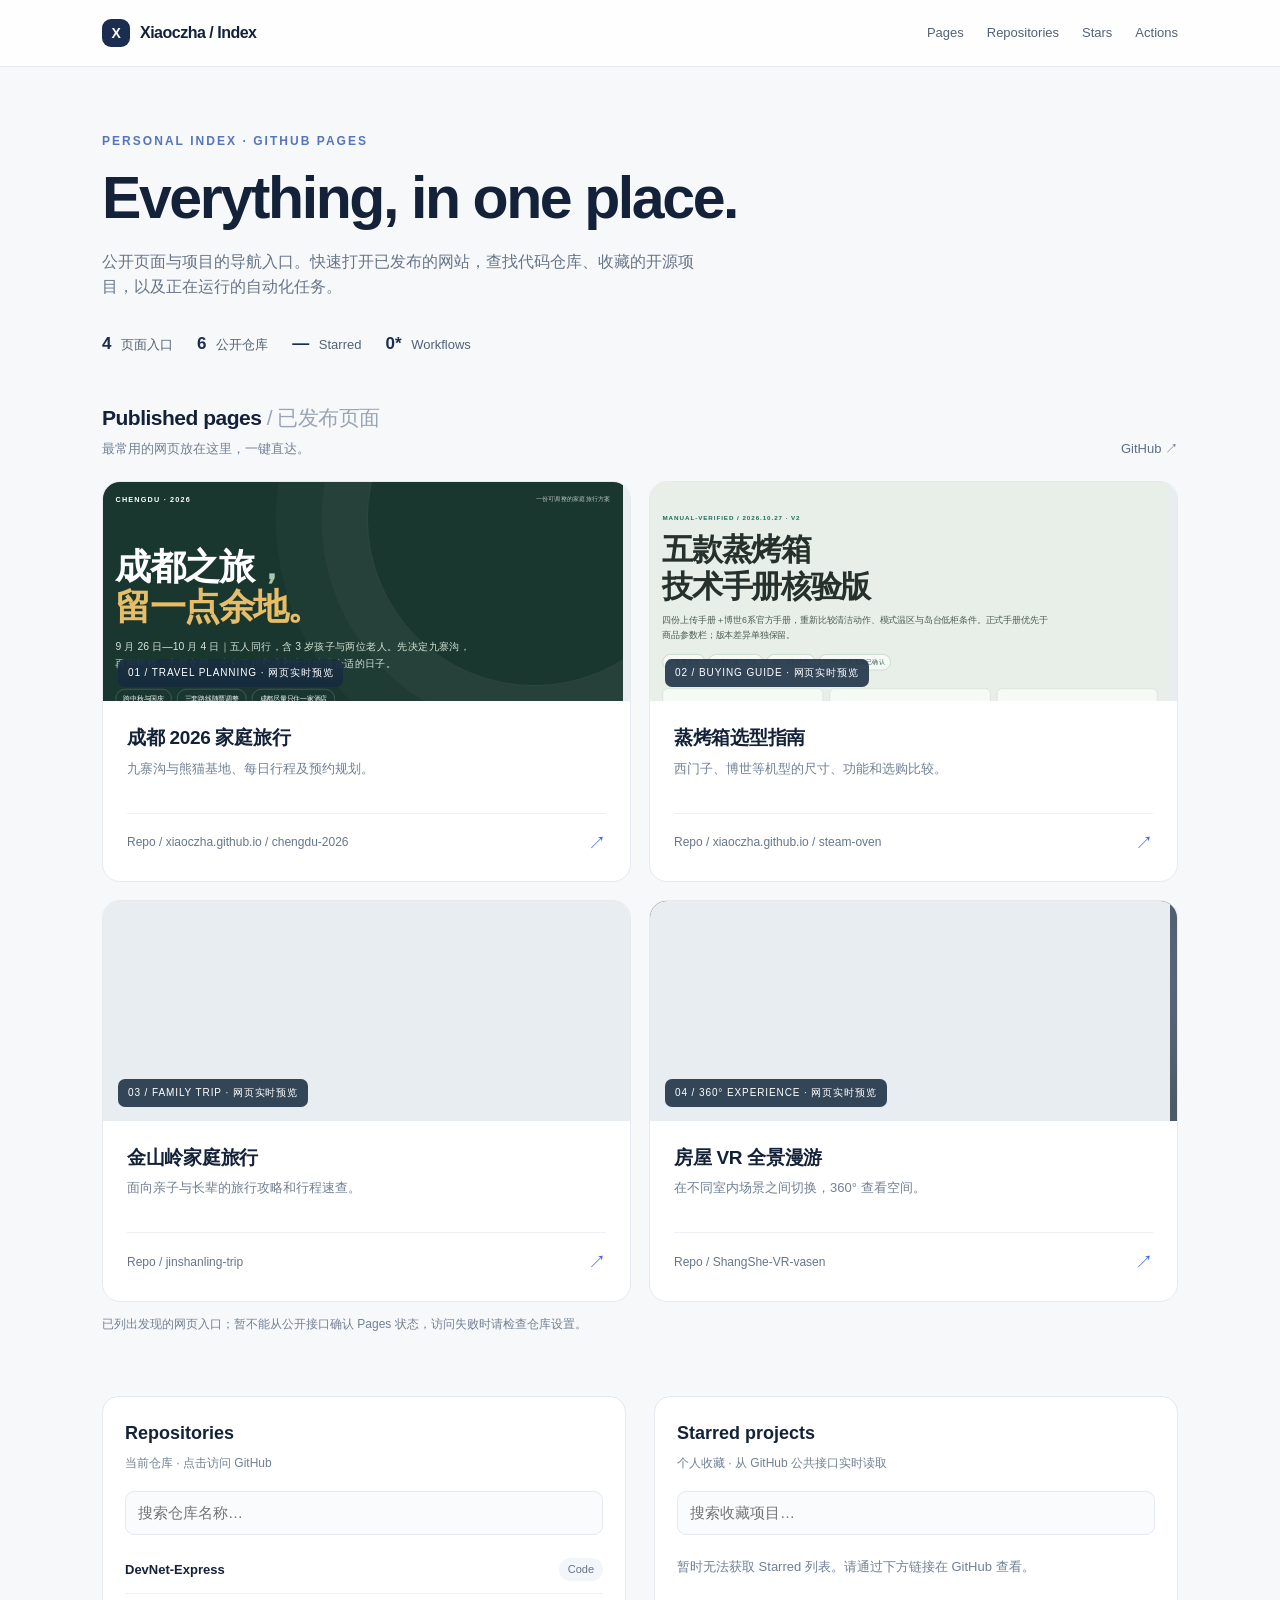
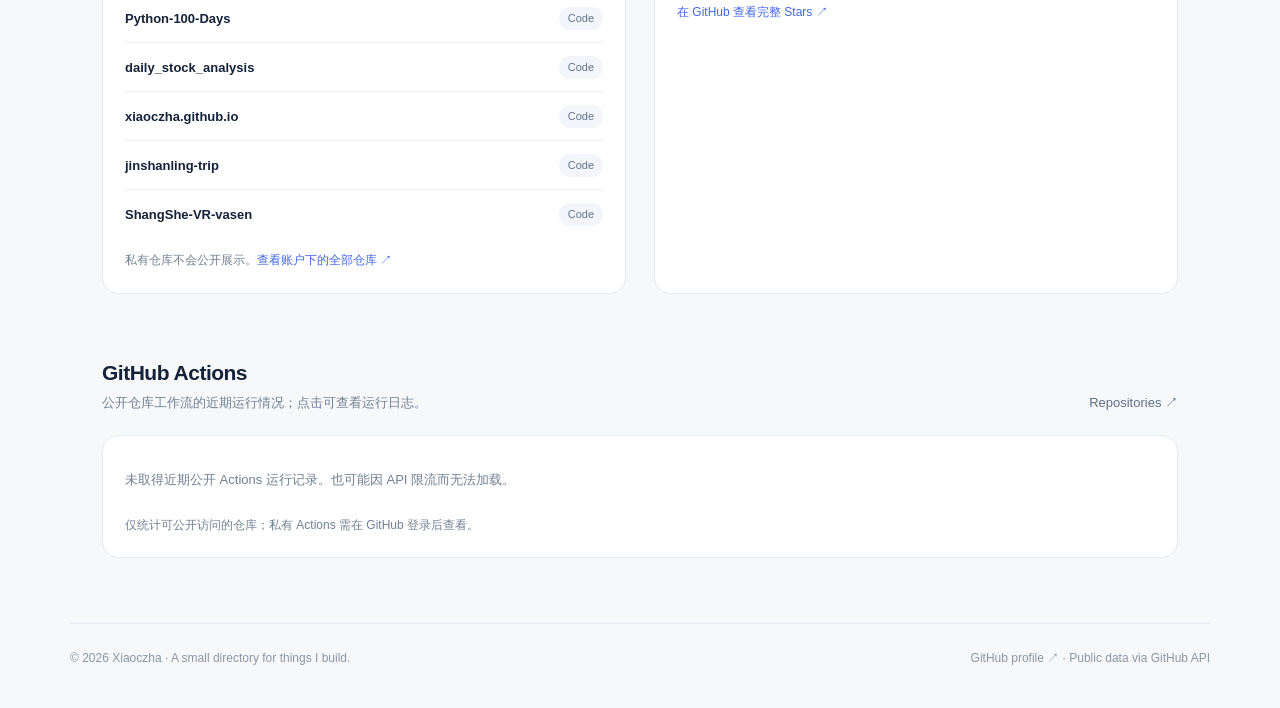
<file: index.html>
<!doctype html>
<html lang="zh-CN"><head><meta charset="utf-8"><meta name="viewport" content="width=device-width, initial-scale=1"><meta name="color-scheme" content="light"><meta name="theme-color" content="#f7f8fa"><meta name="description" content="Xiaoczha 的已发布页面导航、GitHub 仓库、收藏项目和自动化工作流。"><title>Home · Xiaoczha's space</title>
<style>
:root{--ink:#142239;--muted:#718094;--line:#e5eaf0;--blue:#4266ec;--surface:#fff;--bg:#f7f8fa}*{box-sizing:border-box}html{scroll-behavior:smooth}body{margin:0;background:var(--bg);color:var(--ink);font:15px/1.6 -apple-system,BlinkMacSystemFont,"Segoe UI","PingFang SC","Microsoft YaHei",sans-serif}a{color:inherit;text-decoration:none}button,input{font:inherit}.wrap{max-width:1140px;margin:auto;padding:0 32px}.top{border-bottom:1px solid var(--line);background:#ffffffce;backdrop-filter:blur(18px);position:sticky;top:0;z-index:20}.top-inner{height:66px;display:flex;align-items:center;justify-content:space-between;gap:24px}.brand{font-size:16px;font-weight:750;letter-spacing:-.5px;display:flex;align-items:center;gap:10px}.brand-icon{width:28px;height:28px;border-radius:9px;display:grid;place-items:center;background:#1c2e50;color:white;font-size:14px}.top nav{display:flex;gap:23px;font-size:13px;color:#536276}.top nav a:hover,.minor-link:hover{color:var(--blue)}.intro{padding:65px 0 44px}.eyebrow{font-size:12px;letter-spacing:.17em;font-weight:700;text-transform:uppercase;color:#5674bd}.intro h1{font-size:clamp(34px,5vw,59px);letter-spacing:-2.4px;line-height:1.13;margin:14px 0 17px;font-weight:750}.intro p{max-width:600px;color:#667589;font-size:16px;margin:0}.stats{display:flex;gap:24px;margin-top:30px;color:#536276;font-size:13px;flex-wrap:wrap}.stats strong{color:#1c2e50;font-size:17px;margin-right:6px}.section-head{display:flex;justify-content:space-between;align-items:end;gap:20px;margin:0 0 21px}.section-head h2{font-size:21px;margin:0;letter-spacing:-.5px}.section-head p{font-size:13px;margin:4px 0 0;color:var(--muted)}.minor-link{font-size:13px;color:#5e6f88}.page-grid{display:grid;grid-template-columns:repeat(2,minmax(0,1fr));gap:18px}.feature{min-width:0;overflow:hidden;background:#fff;border:1px solid var(--line);border-radius:18px;transition:transform .2s,box-shadow .2s,border-color .2s}.feature:hover{transform:translateY(-4px);box-shadow:0 16px 38px #172d4c15;border-color:#b8c7e1}.preview{height:205px;position:relative;overflow:hidden;padding:28px;color:#fff;display:flex;flex-direction:column;justify-content:space-between}.preview.travel{background:radial-gradient(ellipse at 75% 75%,#f6d29c60,transparent 50%),linear-gradient(125deg,#233d44 0%,#587966 55%,#b0a477 100%)}.preview.vr{background:radial-gradient(circle at 75% 30%,#7687a1 0,transparent 45%),linear-gradient(120deg,#222a3b,#4d5a67)}.thumb-frame{display:block;position:absolute;left:0;top:0;width:1000px;height:660px;max-width:none;border:0;transform:scale(.52);transform-origin:top left;pointer-events:none;background:#e8edf1}.preview{padding:0!important;height:auto!important;aspect-ratio:2.4/1;background:#e8edf1}.preview-label{position:absolute;left:15px;bottom:14px;z-index:2;max-width:calc(100% - 30px);background:#172b40dc;backdrop-filter:blur(8px);color:#fff;font-size:10px;letter-spacing:.09em;border-radius:7px;padding:6px 10px}.preview .number{font-size:12px;opacity:.75;letter-spacing:.16em}.preview .art{position:absolute;right:24px;bottom:-27px;font-size:154px;font-family:Georgia,serif;line-height:1;opacity:.18;font-weight:700}.preview .visual-title{font-size:34px;line-height:1.22;letter-spacing:-1px;font-weight:650;position:relative}.feature-foot{padding:22px 24px 24px}.feature-foot h3{margin:0 0 5px;font-size:19px;letter-spacing:-.3px}.feature-foot p{margin:0 0 16px;color:#718094;font-size:13px;min-height:38px}.repo-ref{display:flex;align-items:center;justify-content:space-between;gap:10px;font-size:12px;color:#66768a;border-top:1px solid #edf0f4;padding-top:15px}.go{font-size:18px;color:var(--blue)}.main-section{margin-top:62px}.below-grid{display:grid;grid-template-columns:1fr 1fr;gap:28px}.panel{background:#fff;border:1px solid var(--line);border-radius:16px;padding:22px;min-width:0}.panel h2{margin:0 0 6px;font-size:18px}.panel .sub{font-size:12px;color:var(--muted);margin-bottom:18px}.list{list-style:none;padding:0;margin:0}.list li{padding:12px 0;border-top:1px solid #eef1f5;display:flex;gap:10px;align-items:center;justify-content:space-between;min-width:0}.list li:first-child{border-top:0}.list a{overflow-wrap:anywhere;font-weight:600;font-size:13px}.list small{display:block;color:var(--muted);font-size:11px;font-weight:400}.pill{flex:none;color:#64738b;font-size:11px;background:#f2f5f9;padding:3px 9px;border-radius:20px}.dot{width:7px;height:7px;border-radius:50%;background:#94a3b8;display:inline-block;margin-right:5px}.dot.green{background:#20a26b}.dot.yellow{background:#e3a132}.section-bottom{margin-top:13px;font-size:12px;color:var(--muted)}.more{border:0;background:#f1f4f9;padding:9px 13px;border-radius:9px;cursor:pointer;color:#435879;margin-top:12px;font-size:12px}.more:hover{background:#e7ecf6}.search{width:100%;border:1px solid var(--line);background:#fafbfd;border-radius:9px;padding:9px 12px;outline:none;margin-bottom:10px}.search:focus{border-color:#9cb2e8}.empty{font-size:13px;color:var(--muted);padding:12px 0}.small-note{font-size:12px;color:var(--muted)}.footer{border-top:1px solid var(--line);margin-top:65px;padding:25px 0 40px;font-size:12px;color:#8a96a6;display:flex;justify-content:space-between;gap:16px}.footer a:hover{color:var(--blue)}@media(max-width:730px){.wrap{padding:0 19px}.top nav{gap:12px;font-size:12px}.intro{padding-top:48px}.intro h1{letter-spacing:-1.3px}.page-grid,.below-grid{grid-template-columns:1fr}.preview{height:185px}.main-section{margin-top:45px}.below-grid{gap:18px}.footer{flex-direction:column}.stats{gap:14px}}@media(prefers-reduced-motion:reduce){html{scroll-behavior:auto}.feature{transition:none}}
</style></head><body>
<header class="top"><div class="wrap top-inner"><a class="brand" href="#"><span class="brand-icon">X</span>Xiaoczha / Index</a><nav><a href="#pages">Pages</a><a href="#repos">Repositories</a><a href="#stars">Stars</a><a href="#actions">Actions</a></nav></div></header>
<main class="wrap"><section class="intro"><div class="eyebrow">PERSONAL INDEX · GITHUB PAGES</div><h1>Everything, in one place.</h1><p>公开页面与项目的导航入口。快速打开已发布的网站，查找代码仓库、收藏的开源项目，以及正在运行的自动化任务。</p><div class="stats"><span><strong id="page-count">4</strong> 页面入口</span><span><strong id="repo-count">6</strong> 公开仓库</span><span><strong id="star-count">—</strong> Starred</span><span><strong id="workflow-count">—</strong> Workflows</span></div></section>
<section id="pages"><div class="section-head"><div><h2>Published pages <span style="font-weight:400;color:#99a5b4">/ 已发布页面</span></h2><p>最常用的网页放在这里，一键直达。</p></div><a class="minor-link" href="https://github.com/xiaoczha?tab=repositories" target="_blank" rel="noopener">GitHub ↗</a></div><div class="page-grid">
<a class="feature" href="chengdu-2026/" target="_blank" rel="noopener"><div class="preview chengdu"><iframe class="thumb-frame" src="chengdu-2026/" title="成都 2026 家庭旅行网页顶部预览" loading="lazy" tabindex="-1" aria-hidden="true"></iframe><span class="preview-label">01 / TRAVEL PLANNING · 网页实时预览</span></div><div class="feature-foot"><h3>成都 2026 家庭旅行</h3><p>九寨沟与熊猫基地、每日行程及预约规划。</p><div class="repo-ref"><span>Repo / xiaoczha.github.io / chengdu-2026</span><span class="go">↗</span></div></div></a>
<a class="feature" href="steam-oven/" target="_blank" rel="noopener"><div class="preview oven"><iframe class="thumb-frame" src="steam-oven/" title="蒸烤箱选型指南网页顶部预览" loading="lazy" tabindex="-1" aria-hidden="true"></iframe><span class="preview-label">02 / BUYING GUIDE · 网页实时预览</span></div><div class="feature-foot"><h3>蒸烤箱选型指南</h3><p>西门子、博世等机型的尺寸、功能和选购比较。</p><div class="repo-ref"><span>Repo / xiaoczha.github.io / steam-oven</span><span class="go">↗</span></div></div></a>
<a class="feature" href="https://xiaoczha.github.io/jinshanling-trip/" target="_blank" rel="noopener"><div class="preview jinshanling"><iframe class="thumb-frame" src="https://xiaoczha.github.io/jinshanling-trip/" title="金山岭家庭旅行网页顶部预览" loading="lazy" tabindex="-1" aria-hidden="true"></iframe><span class="preview-label">03 / FAMILY TRIP · 网页实时预览</span></div><div class="feature-foot"><h3>金山岭家庭旅行</h3><p>面向亲子与长辈的旅行攻略和行程速查。</p><div class="repo-ref"><span>Repo / jinshanling-trip</span><span class="go">↗</span></div></div></a>
<a class="feature" href="https://xiaoczha.github.io/ShangShe-VR-vasen/" target="_blank" rel="noopener"><div class="preview vr"><iframe class="thumb-frame" src="https://xiaoczha.github.io/ShangShe-VR-vasen/" title="房屋 VR 全景漫游网页顶部预览" loading="lazy" tabindex="-1" aria-hidden="true"></iframe><span class="preview-label">04 / 360° EXPERIENCE · 网页实时预览</span></div><div class="feature-foot"><h3>房屋 VR 全景漫游</h3><p>在不同室内场景之间切换，360° 查看空间。</p><div class="repo-ref"><span>Repo / ShangShe-VR-vasen</span><span class="go">↗</span></div></div></a></div><p class="section-bottom" id="page-status">已收录四个网页入口。预览展示各页面顶部内容；点击卡片打开完整网页。</p><ul class="list" id="extra-pages"></ul></section>
<section class="main-section below-grid"><div class="panel" id="repos"><h2>Repositories</h2><div class="sub">当前仓库 · 点击访问 GitHub</div><input class="search" id="repo-search" aria-label="搜索仓库" placeholder="搜索仓库名称…"><ul class="list" id="repos-list"></ul><button class="more" id="repo-more" hidden>显示更多</button><div class="section-bottom">私有仓库不会公开展示。<a href="https://github.com/xiaoczha?tab=repositories" target="_blank" rel="noopener" style="color:#4266ec">查看账户下的全部仓库 ↗</a></div></div><div class="panel" id="stars"><h2>Starred projects</h2><div class="sub">个人收藏 · 从 GitHub 公共接口实时读取</div><input class="search" id="star-search" aria-label="搜索星标项目" placeholder="搜索收藏项目…"><ul class="list" id="stars-list"><li class="empty">正在读取…</li></ul><button class="more" id="star-more" hidden>显示更多</button><div class="section-bottom"><a href="https://github.com/xiaoczha?tab=stars" target="_blank" rel="noopener" style="color:#4266ec">在 GitHub 查看完整 Stars ↗</a></div></div></section>
<section class="main-section"><div class="section-head"><div><h2 id="actions">GitHub Actions</h2><p>公开仓库工作流的近期运行情况；点击可查看运行日志。</p></div><a class="minor-link" href="https://github.com/xiaoczha?tab=repositories" target="_blank" rel="noopener">Repositories ↗</a></div><div class="panel"><ul class="list" id="actions-list"><li class="empty">正在读取 Actions…</li></ul><div class="section-bottom" id="actions-note">仅统计可公开访问的仓库；私有 Actions 需在 GitHub 登录后查看。</div></div></section>
</main><footer class="wrap footer"><span>© <span id="year"></span> Xiaoczha · A small directory for things I build.</span><span><a href="https://github.com/xiaoczha" target="_blank" rel="noopener">GitHub profile ↗</a> · Public data via GitHub API</span></footer>
<script>
const USER='xiaoczha',API='https://api.github.com';document.getElementById('year').textContent=new Date().getFullYear();
const fallback=[['DevNet-Express','public'],['Python-100-Days','public'],['daily_stock_analysis','public'],['xiaoczha.github.io','public'],['jinshanling-trip','public'],['ShangShe-VR-vasen','public']];
const byId=id=>document.getElementById(id);const clean=s=>String(s??'');const escapeHtml=s=>clean(s).replace(/[&<>"']/g,c=>({'&':'&amp;','<':'&lt;','>':'&gt;','"':'&quot;',"'":'&#39;'}[c]));const link=(url,label,detail,right='↗')=>'<li><div><a href="'+escapeHtml(url)+'" target="_blank" rel="noopener">'+escapeHtml(label)+'</a>'+(detail?'<small>'+escapeHtml(detail)+'</small>':'')+'</div><span class="pill">'+escapeHtml(right)+'</span></li>';
async function api(path){const r=await fetch(API+path,{headers:{Accept:'application/vnd.github+json'}});if(!r.ok)throw Error('GitHub API '+r.status);return r.json()}
async function allPages(path,max=5){let arr=[];for(let p=1;p<=max;p++){let data=await api(path+(path.includes('?')?'&':'?')+'per_page=100&page='+p);if(!Array.isArray(data))break;arr.push(...data);if(data.length<100)break}return arr}
let repositories=[],stars=[],repoLimit=6,starLimit=8;
function renderRepos(){const q=byId('repo-search').value.toLowerCase();let data=repositories.filter(r=>r.name.toLowerCase().includes(q));byId('repos-list').innerHTML=data.slice(0,repoLimit).map(r=>link(r.html_url||'https://github.com/'+USER+'/'+r.name,r.name,r.description||'',r.language||'Code')).join('')||'<li class="empty">没有匹配的仓库</li>';byId('repo-more').hidden=data.length<=repoLimit;byId('repo-count').textContent=repositories.length}
function renderStars(){const q=byId('star-search').value.toLowerCase();let data=stars.filter(r=>(r.full_name+' '+(r.description||'')).toLowerCase().includes(q));byId('stars-list').innerHTML=data.slice(0,starLimit).map(r=>link(r.html_url,r.full_name,r.description||'',(r.stargazers_count||0).toLocaleString()+' ★')).join('')||'<li class="empty">没有匹配的项目</li>';byId('star-more').hidden=data.length<=starLimit;byId('star-count').textContent=stars.length+(stars.length===500?'+':'')}
byId('repo-search').addEventListener('input',renderRepos);byId('star-search').addEventListener('input',renderStars);byId('repo-more').addEventListener('click',()=>{repoLimit+=12;renderRepos()});byId('star-more').addEventListener('click',()=>{starLimit+=20;renderStars()});
async function loadRepos(){try{repositories=(await allPages('/users/'+USER+'/repos?type=owner&sort=updated',3)).filter(r=>!r.private);renderRepos()}catch(e){repositories=fallback.map(([name])=>({name,html_url:'https://github.com/'+USER+'/'+name}));renderRepos();byId('repo-count').title='使用已知仓库列表（接口暂不可用）'}}
async function loadStars(){try{stars=await allPages('/users/'+USER+'/starred?sort=created',5);renderStars()}catch(e){byId('stars-list').innerHTML='<li class="empty">暂时无法获取 Starred 列表。请通过下方链接在 GitHub 查看。</li>';byId('star-count').textContent='—'}}
async function loadPages(){const known=new Set(['jinshanling-trip','ShangShe-VR-vasen','xiaoczha.github.io']);const rs=repositories.filter(r=>r.name!=='xiaoczha.github.io');let published=[],confirmed=[];await Promise.all(rs.map(async r=>{try{const p=await api('/repos/'+USER+'/'+encodeURIComponent(r.name)+'/pages');if(p.html_url){confirmed.push(r.name);if(!known.has(r.name))published.push({name:r.name,url:p.html_url,repo:r.name})}}catch(e){}}));byId('extra-pages').innerHTML=published.map(x=>link(x.url,x.name,'Repo / '+x.repo,'Page ↗')).join('');byId('page-count').textContent=4+published.length;byId('page-status').textContent=confirmed.length?'已检测到 '+confirmed.length+' 个公开仓库启用了 GitHub Pages。若某个入口未成功部署，请查看对应仓库的 Pages 设置。':'已列出发现的网页入口；暂不能从公开接口确认 Pages 状态，访问失败时请检查仓库设置。'}
async function loadActions(){let recent=[],workflowNames=new Set(),errors=0;await Promise.all(repositories.map(async r=>{try{const j=await api('/repos/'+USER+'/'+encodeURIComponent(r.name)+'/actions/runs?per_page=5');for(const x of (j.workflow_runs||[])){recent.push({...x,repo:r.name});workflowNames.add(r.name+':'+x.name)}}catch(e){errors++}}));recent.sort((a,b)=>new Date(b.created_at)-new Date(a.created_at));byId('workflow-count').textContent=workflowNames.size+(errors?'*':'');if(!recent.length){byId('actions-list').innerHTML='<li class="empty">未取得近期公开 Actions 运行记录。也可能因 API 限流而无法加载。</li>';return}byId('actions-list').innerHTML=recent.slice(0,12).map(x=>{let s=x.status==='completed'?(x.conclusion==='success'?'成功':x.conclusion==='failure'?'失败':x.conclusion||'已完成'):'运行中';let mark=x.status==='completed'&&x.conclusion==='success'?'green':x.status!=='completed'?'yellow':'';return '<li><div><a href="'+escapeHtml(x.html_url)+'" target="_blank" rel="noopener">'+escapeHtml(x.name)+'</a><small>'+escapeHtml(x.repo)+' · '+escapeHtml(new Date(x.created_at).toLocaleString('zh-CN'))+'</small></div><span class="pill"><span class="dot '+mark+'"></span>'+escapeHtml(s)+'</span></li>'}).join('');byId('actions-note').textContent='显示最近 '+Math.min(12,recent.length)+' 条运行记录，覆盖已发现的公开仓库。私有仓库和更早的运行记录不在此列表。'}
(async()=>{await Promise.all([loadRepos(),loadStars()]);await Promise.all([loadPages(),loadActions()])})();
</script></body></html>
</file>
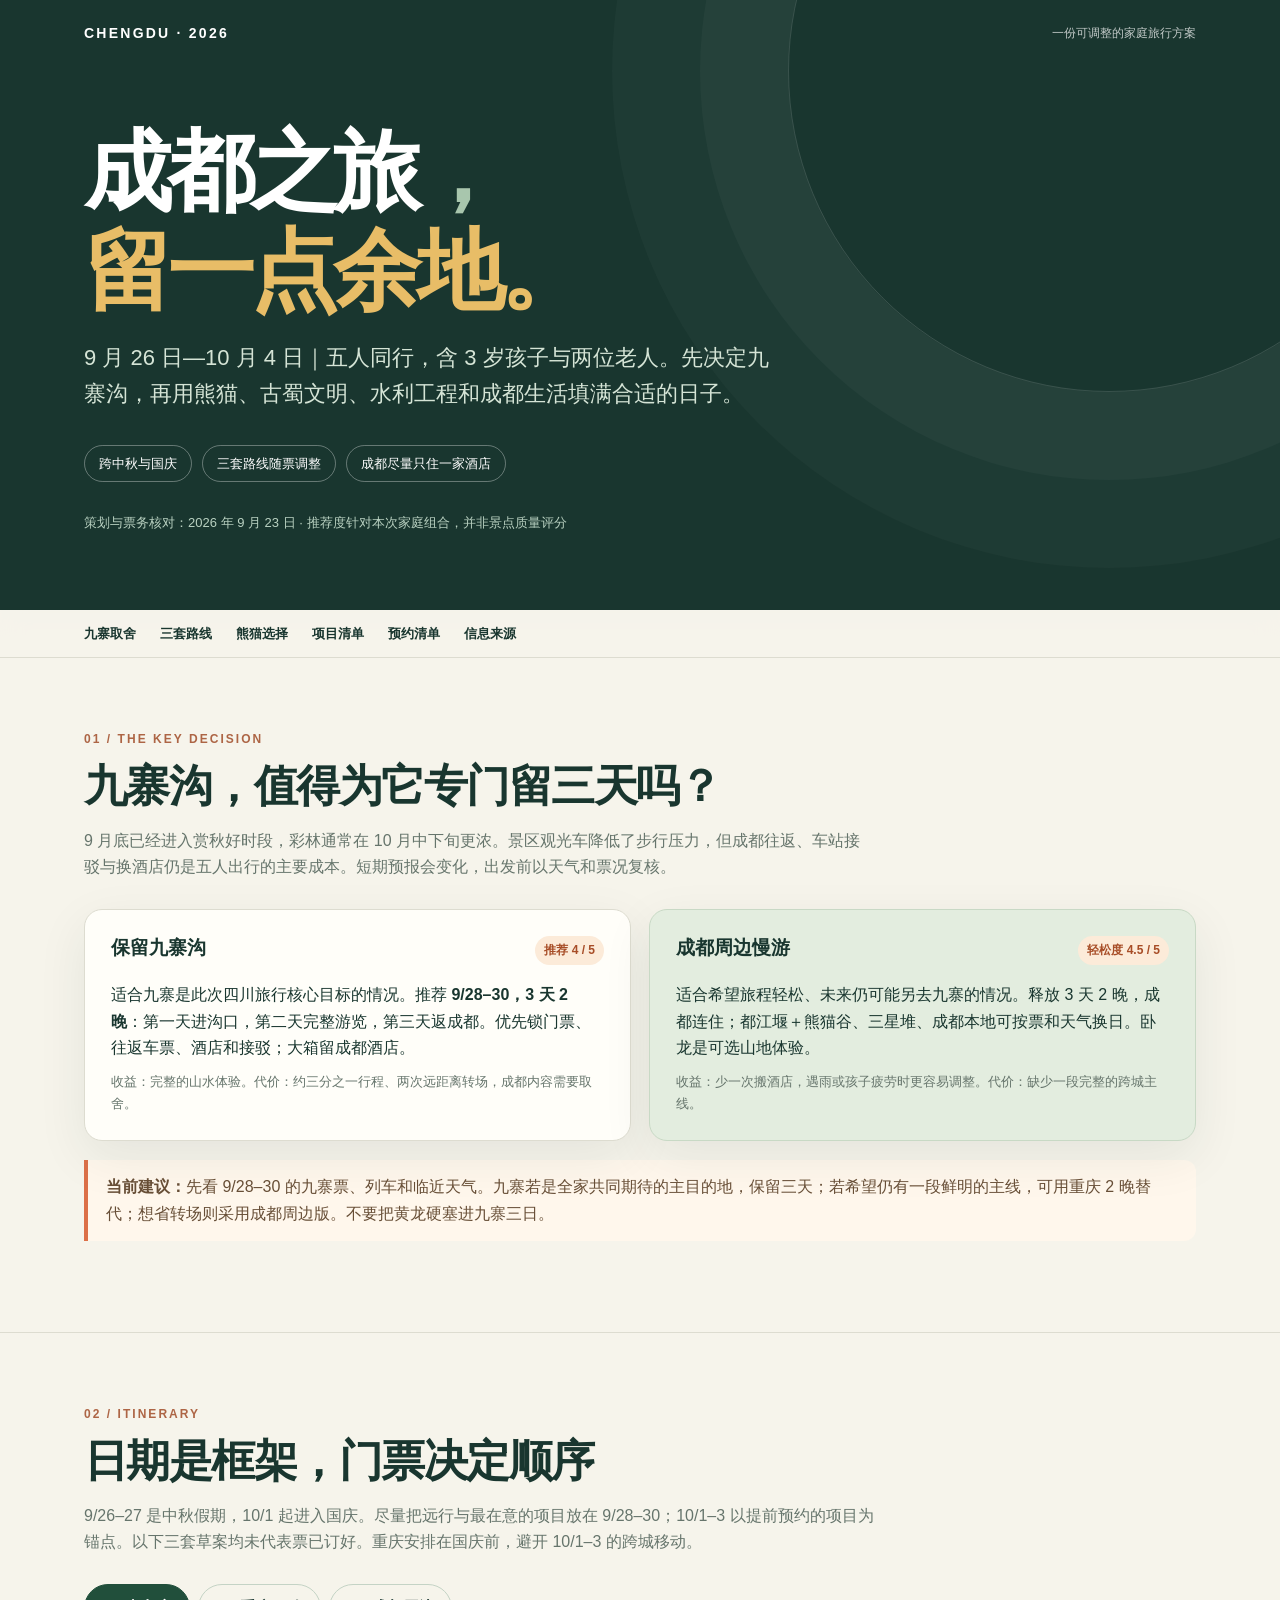
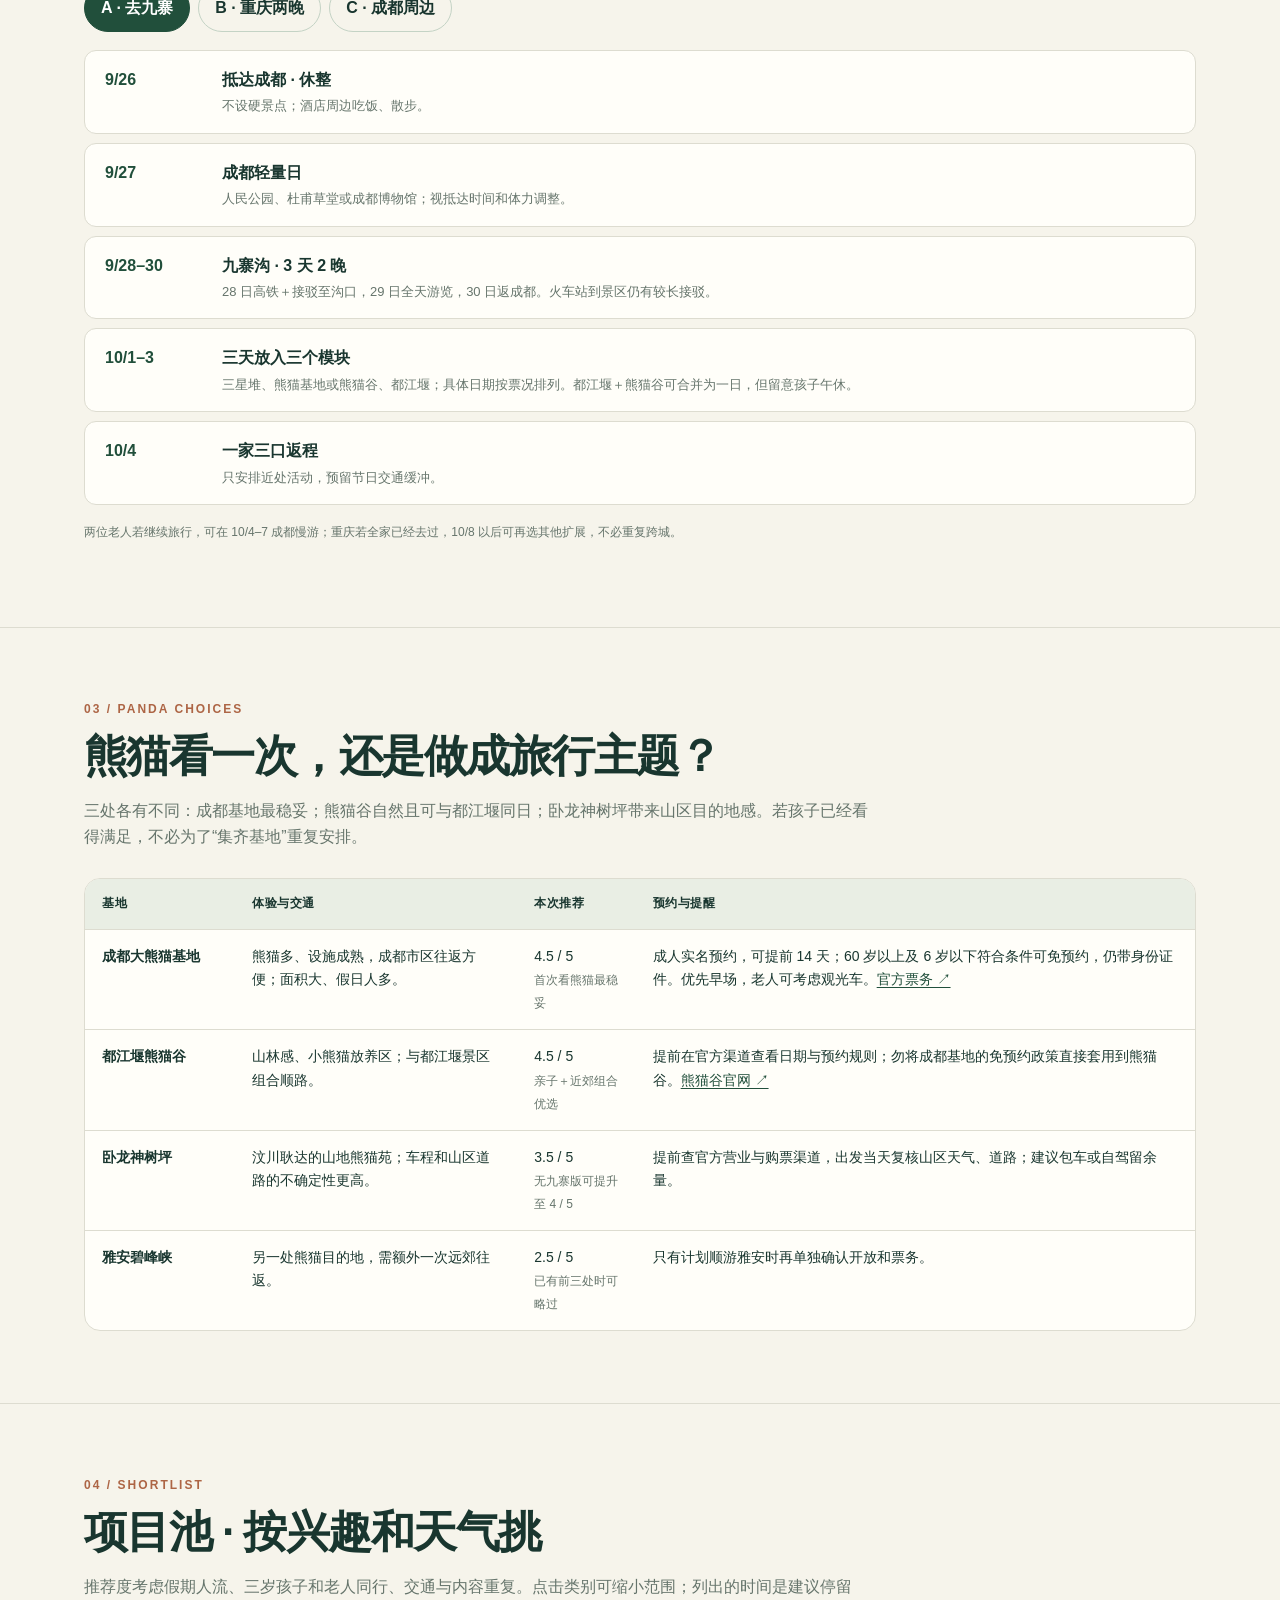
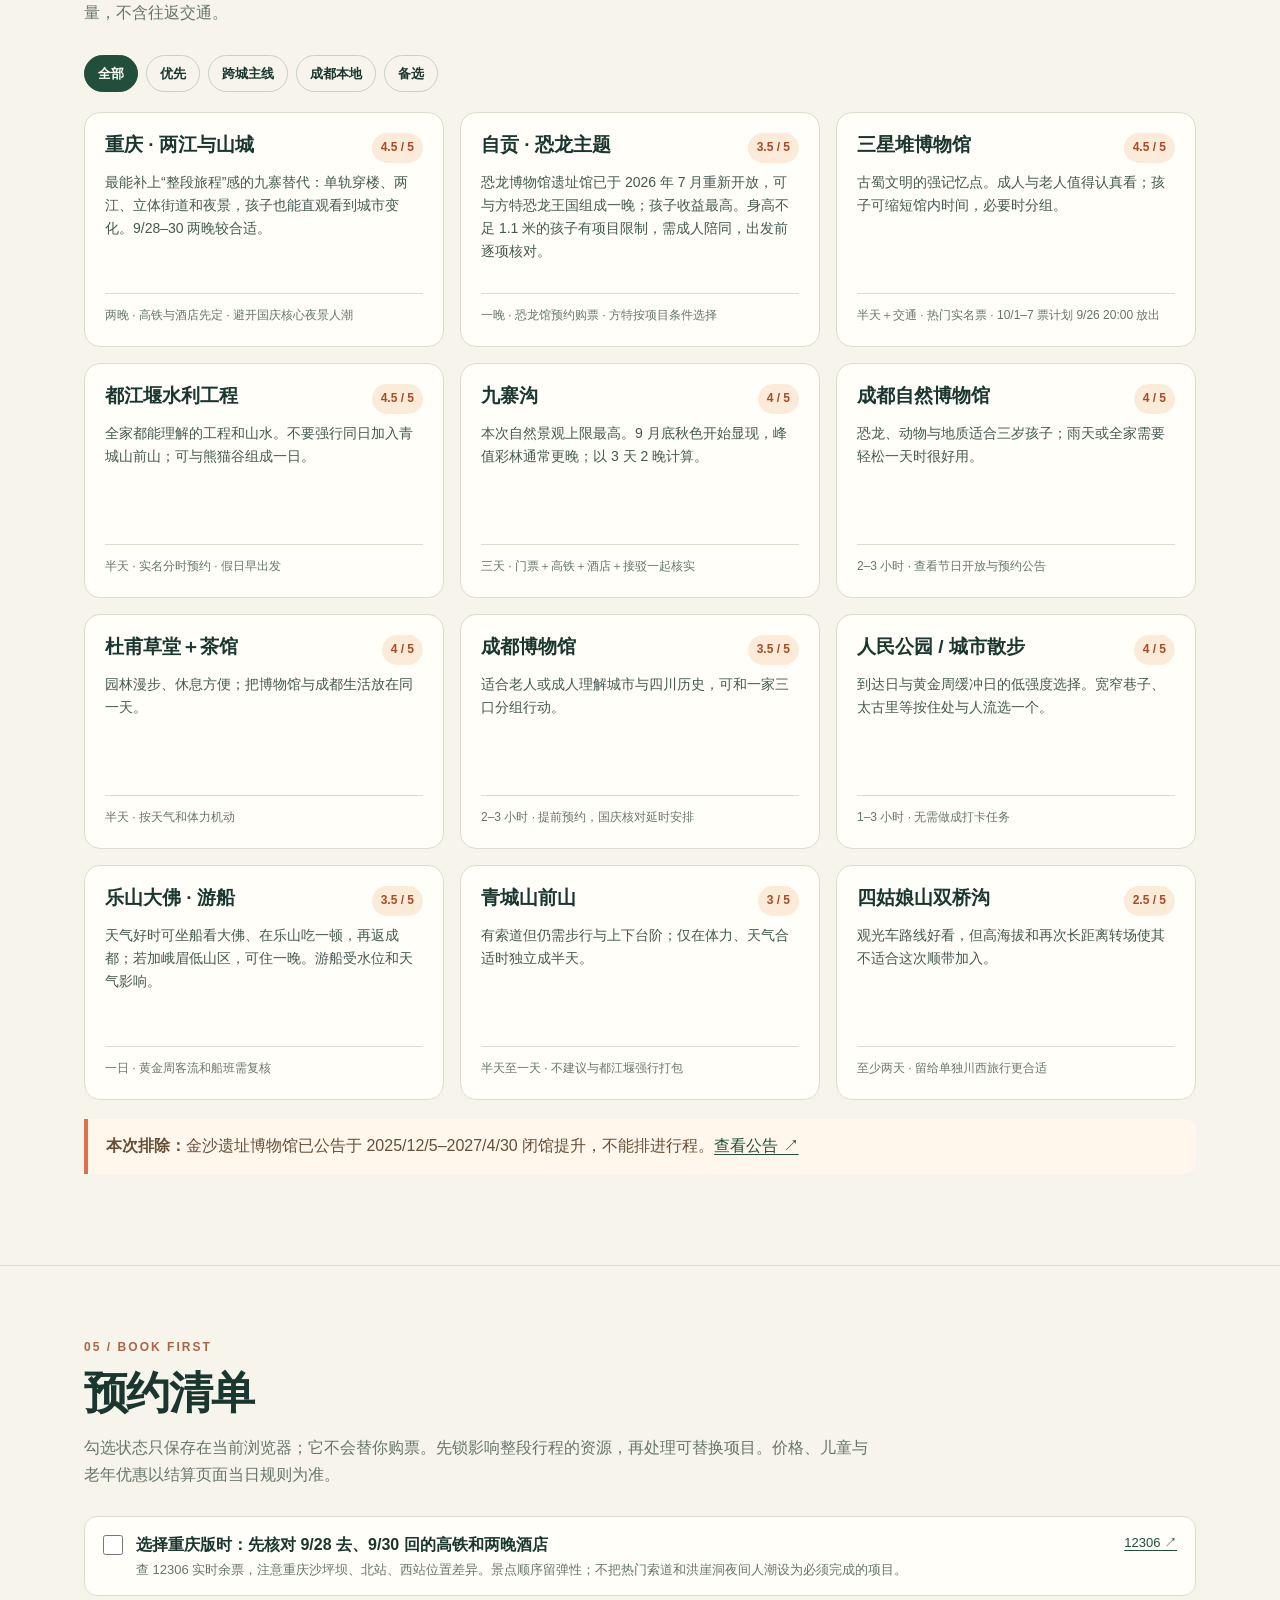
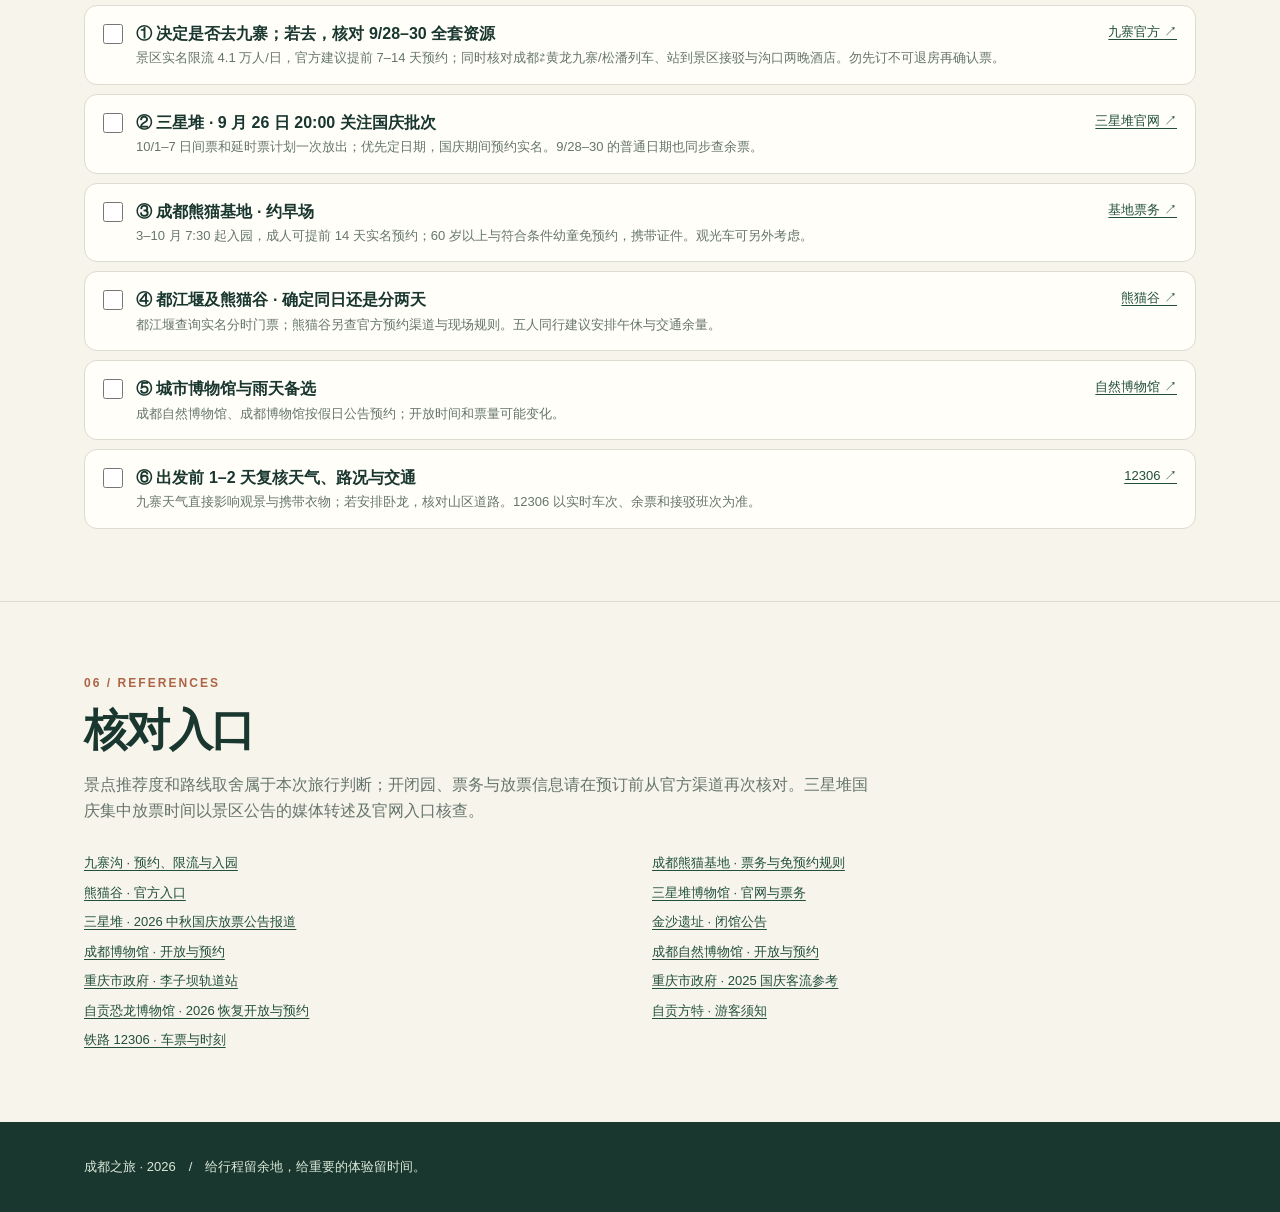
<file: chengdu-2026/index.html>
<!doctype html>
<html lang="zh-CN">
<head>
  <meta charset="utf-8">
  <meta name="viewport" content="width=device-width, initial-scale=1">
  <meta name="theme-color" content="#17352d">
  <meta name="description" content="2026 成都家庭旅行规划：九寨沟取舍、熊猫基地对比、每日路线与预约清单。">
  <title>成都之旅 · 2026 家庭行程规划</title>
  <style>
    :root{--ink:#19362f;--muted:#66756c;--cream:#f6f4eb;--paper:#fffef9;--line:#dddcd0;--green:#214f3b;--mint:#dcebdc;--orange:#dc7048;--gold:#e8bd67;--blue:#dce9e9;--shadow:0 16px 50px rgba(25,54,47,.08)}
    *{box-sizing:border-box}html{scroll-behavior:smooth}body{margin:0;background:var(--cream);color:var(--ink);font-family:-apple-system,BlinkMacSystemFont,"PingFang SC","Microsoft YaHei",sans-serif;line-height:1.65}a{color:var(--green);text-underline-offset:3px}button{font:inherit;cursor:pointer}button:focus-visible,a:focus-visible,input:focus-visible{outline:3px solid var(--orange);outline-offset:3px}.wrap{max-width:1160px;padding:0 24px;margin:auto}
    header{background:var(--ink);color:#fff;position:relative;overflow:hidden}header:before{content:"";position:absolute;width:640px;height:640px;border:1px solid #ffffff24;border-radius:50%;right:-150px;top:-250px;box-shadow:0 0 0 88px #ffffff08,0 0 0 176px #ffffff06}header .wrap{position:relative;padding-top:22px;padding-bottom:76px}.top{display:flex;align-items:center;justify-content:space-between;gap:20px}.brand{font-size:14px;font-weight:800;letter-spacing:.16em}.top span{font-size:12px;opacity:.72}header h1{font-size:clamp(40px,7vw,88px);line-height:1.12;letter-spacing:-.055em;margin:78px 0 20px;max-width:850px}header h1 em{font-style:normal;color:var(--gold)}.lead{font-size:clamp(17px,2vw,22px);max-width:700px;color:#d5e4d6;margin:0}.hero-meta{display:flex;gap:10px;flex-wrap:wrap;margin-top:32px}.hero-meta span{border:1px solid #ffffff55;border-radius:30px;padding:7px 14px;font-size:13px}.hero-note{margin-top:30px;color:#b9d1c1;font-size:13px}
    nav{background:#f6f4ebed;border-bottom:1px solid var(--line);position:sticky;top:0;z-index:10;backdrop-filter:blur(14px)}nav .wrap{display:flex;gap:24px;overflow:auto;white-space:nowrap;scrollbar-width:none}nav a{padding:13px 0;color:var(--ink);text-decoration:none;font-size:13px;font-weight:700}nav a:hover{color:var(--orange)}section{padding:72px 0}section+section{border-top:1px solid var(--line)}.eyebrow{color:#ad6545;font-size:12px;font-weight:900;letter-spacing:.17em;text-transform:uppercase;margin-bottom:10px}h2{font-size:clamp(28px,4vw,44px);line-height:1.18;letter-spacing:-.035em;margin:0 0 16px}h3{font-size:19px;line-height:1.3;margin:0 0 12px}.intro{color:var(--muted);max-width:790px;margin:0 0 28px}.grid{display:grid;grid-template-columns:repeat(2,minmax(0,1fr));gap:18px}.card{background:var(--paper);border:1px solid var(--line);border-radius:18px;padding:26px;box-shadow:var(--shadow)}.card.accent{background:#e3eddf;border-color:#c8d9c5}.card small{color:var(--muted);font-weight:700}.card p{margin:10px 0 0}.decision{font-size:19px;font-weight:750;max-width:900px}.decision strong{color:#a64e30}.pill{display:inline-block;border-radius:30px;padding:5px 10px;background:var(--mint);color:var(--green);font-size:12px;font-weight:800}.pill.warn{background:#fbe9da;color:#a74d27}.pill.blue{background:var(--blue)}.rowtop{display:flex;align-items:start;justify-content:space-between;gap:12px}.rating{white-space:nowrap;font-size:12px;font-weight:900;color:#a74d27;background:#fcebd9;padding:5px 9px;border-radius:20px}.sub{font-size:13px;color:var(--muted)}
    .tabs{display:flex;gap:8px;flex-wrap:wrap;margin:28px 0 18px}.tabs button,.filter button{border:1px solid #c4d3c5;background:transparent;color:var(--ink);padding:10px 16px;border-radius:30px;font-weight:750}.tabs button[aria-selected="true"],.filter button.active{background:var(--green);color:#fff;border-color:var(--green)}.route{display:none}.route.active{display:block}.days{display:grid;gap:9px}.day{display:grid;grid-template-columns:100px 1fr;gap:17px;background:var(--paper);border:1px solid var(--line);padding:16px 20px;border-radius:12px}.day time{font-weight:900;color:var(--green)}.day strong{display:block}.day .sub{margin-top:2px}.notice{border-left:4px solid var(--orange);background:#fff7ec;border-radius:0 12px 12px 0;padding:14px 18px;margin:19px 0;color:#674e36}.split{display:flex;gap:8px;flex-wrap:wrap;margin-top:8px}.split span{font-size:12px;padding:3px 9px;border-radius:8px;background:#eef2e8}
    .filter{display:flex;gap:8px;flex-wrap:wrap;margin:28px 0 20px}.filter button{padding:7px 13px;font-size:13px}.places{display:grid;grid-template-columns:repeat(3,minmax(0,1fr));gap:16px}.place{background:var(--paper);border:1px solid var(--line);border-radius:16px;padding:20px;display:flex;flex-direction:column;min-height:235px}.place p{margin:8px 0;color:#435950;font-size:14px}.place .foot{margin-top:auto;padding-top:12px;border-top:1px solid var(--line);font-size:12px;color:var(--muted)}.place[hidden]{display:none}.place .rowtop h3{margin:0}.table-wrap{overflow:auto;border:1px solid var(--line);border-radius:16px;background:var(--paper)}table{width:100%;border-collapse:collapse;text-align:left;min-width:700px}th,td{padding:15px 17px;border-bottom:1px solid var(--line);vertical-align:top;font-size:14px}th{background:#e9eee4;font-size:12px;letter-spacing:.05em}tr:last-child td{border-bottom:0}td:first-child{font-weight:800;min-width:150px}.small{font-size:12px;color:var(--muted)}
    .tasks{display:grid;gap:9px}.task{background:var(--paper);border:1px solid var(--line);border-radius:13px;padding:15px 18px;display:grid;grid-template-columns:auto 1fr auto;gap:13px;align-items:start}.task input{width:20px;height:20px;accent-color:var(--green);margin:3px 0}.task strong{display:block}.task .sub{display:block}.task.done strong{text-decoration:line-through;color:var(--muted)}.task a{font-size:13px;white-space:nowrap}.sources{display:grid;grid-template-columns:repeat(2,minmax(0,1fr));gap:8px 24px}.sources a{font-size:13px}.end{background:var(--ink);color:#dbe9d8;padding:34px 0;font-size:13px}.end p{margin:0}.end a{color:#e8bd67}@media(max-width:800px){.places{grid-template-columns:repeat(2,minmax(0,1fr))}}@media(max-width:600px){.wrap{padding:0 18px}header .wrap{padding-top:18px;padding-bottom:48px}header h1{margin-top:65px}.grid,.places,.sources{grid-template-columns:1fr}section{padding:48px 0}.card{padding:20px}.day{grid-template-columns:66px 1fr;padding:13px 14px;gap:9px}.task{grid-template-columns:auto 1fr}.task a{grid-column:2}.place{min-height:auto}nav .wrap{gap:18px}}
  </style>
</head>
<body>
  <header><div class="wrap"><div class="top"><div class="brand">CHENGDU · 2026</div><span>一份可调整的家庭旅行方案</span></div><h1>成都之旅<span style="color:#a8c6ad">，</span><br><em>留一点余地。</em></h1><p class="lead">9 月 26 日—10 月 4 日｜五人同行，含 3 岁孩子与两位老人。先决定九寨沟，再用熊猫、古蜀文明、水利工程和成都生活填满合适的日子。</p><div class="hero-meta"><span>跨中秋与国庆</span><span>三套路线随票调整</span><span>成都尽量只住一家酒店</span></div><div class="hero-note">策划与票务核对：2026 年 9 月 23 日 · 推荐度针对本次家庭组合，并非景点质量评分</div></div></header>
  <nav aria-label="页面导航"><div class="wrap"><a href="#decision">九寨取舍</a><a href="#routes">三套路线</a><a href="#pandas">熊猫选择</a><a href="#places">项目清单</a><a href="#booking">预约清单</a><a href="#sources">信息来源</a></div></nav>
  <main>
    <section id="decision"><div class="wrap"><div class="eyebrow">01 / THE KEY DECISION</div><h2>九寨沟，值得为它专门留三天吗？</h2><p class="intro">9 月底已经进入赏秋好时段，彩林通常在 10 月中下旬更浓。景区观光车降低了步行压力，但成都往返、车站接驳与换酒店仍是五人出行的主要成本。短期预报会变化，出发前以天气和票况复核。</p><div class="grid"><article class="card"><div class="rowtop"><h3>保留九寨沟</h3><span class="rating">推荐 4 / 5</span></div><p>适合九寨是此次四川旅行核心目标的情况。推荐 <strong>9/28–30，3 天 2 晚</strong>：第一天进沟口，第二天完整游览，第三天返成都。优先锁门票、往返车票、酒店和接驳；大箱留成都酒店。</p><p class="sub">收益：完整的山水体验。代价：约三分之一行程、两次远距离转场，成都内容需要取舍。</p></article><article class="card accent"><div class="rowtop"><h3>成都周边慢游</h3><span class="rating">轻松度 4.5 / 5</span></div><p>适合希望旅程轻松、未来仍可能另去九寨的情况。释放 3 天 2 晚，成都连住；都江堰＋熊猫谷、三星堆、成都本地可按票和天气换日。卧龙是可选山地体验。</p><p class="sub">收益：少一次搬酒店，遇雨或孩子疲劳时更容易调整。代价：缺少一段完整的跨城主线。</p></article></div><p class="notice"><strong>当前建议：</strong>先看 9/28–30 的九寨票、列车和临近天气。九寨若是全家共同期待的主目的地，保留三天；若希望仍有一段鲜明的主线，可用重庆 2 晚替代；想省转场则采用成都周边版。不要把黄龙硬塞进九寨三日。</p></div></section>
    <section id="routes"><div class="wrap"><div class="eyebrow">02 / ITINERARY</div><h2>日期是框架，门票决定顺序</h2><p class="intro">9/26–27 是中秋假期，10/1 起进入国庆。尽量把远行与最在意的项目放在 9/28–30；10/1–3 以提前预约的项目为锚点。以下三套草案均未代表票已订好。重庆安排在国庆前，避开 10/1–3 的跨城移动。</p><div class="tabs" role="tablist" aria-label="路线方案"><button id="tab-a" role="tab" aria-selected="true" aria-controls="route-a">A · 去九寨</button><button id="tab-b" role="tab" aria-selected="false" aria-controls="route-b">B · 重庆两晚</button><button id="tab-c" role="tab" aria-selected="false" aria-controls="route-c">C · 成都周边</button></div>
      <div id="route-a" class="route active" role="tabpanel" aria-labelledby="tab-a"><div class="days"><div class="day"><time>9/26</time><div><strong>抵达成都 · 休整</strong><div class="sub">不设硬景点；酒店周边吃饭、散步。</div></div></div><div class="day"><time>9/27</time><div><strong>成都轻量日</strong><div class="sub">人民公园、杜甫草堂或成都博物馆；视抵达时间和体力调整。</div></div></div><div class="day"><time>9/28–30</time><div><strong>九寨沟 · 3 天 2 晚</strong><div class="sub">28 日高铁＋接驳至沟口，29 日全天游览，30 日返成都。火车站到景区仍有较长接驳。</div></div></div><div class="day"><time>10/1–3</time><div><strong>三天放入三个模块</strong><div class="sub">三星堆、熊猫基地或熊猫谷、都江堰；具体日期按票况排列。都江堰＋熊猫谷可合并为一日，但留意孩子午休。</div></div></div><div class="day"><time>10/4</time><div><strong>一家三口返程</strong><div class="sub">只安排近处活动，预留节日交通缓冲。</div></div></div></div></div>
      <div id="route-b" class="route" role="tabpanel" aria-labelledby="tab-b" hidden>
        <div class="days">
          <div class="day"><time>9/26</time><div><strong>抵达成都 · 休整</strong><div class="sub">不接连续跨城；成都酒店建议保留前后同一家。</div></div></div>
          <div class="day"><time>9/27</time><div><strong>先完成一个成都核心项目</strong><div class="sub">优先熊猫基地早场；若拿到三星堆中秋票，也可与熊猫对调。给孩子保留午休。</div></div></div>
          <div class="day"><time>9/28</time><div><strong>成都 → 重庆 · 山城初印象</strong><div class="sub">高铁抵达、入住；下午江边看城市层次，晚上选一处两江夜景。抵达当天只安排一个重点。</div></div></div>
          <div class="day"><time>9/29</time><div><strong>重庆完整一天 · 单轨与江景</strong><div class="sub">乘 2 号线体验李子坝穿楼，坐江上轮渡或在江边观景；傍晚夜景。洪崖洞从对岸或桥上看全景即可。</div></div></div>
          <div class="day"><time>9/30</time><div><strong>重庆 → 成都 · 缓冲</strong><div class="sub">白天择一轻量活动后返回；不再衔接必须按时入园的景点。提前核对高铁余票与车站位置。</div></div></div>
          <div class="day"><time>10/1–3</time><div><strong>三星堆 + 都江堰/熊猫谷 + 成都</strong><div class="sub">把三星堆与都江堰锁在有票的日期；余下一天给成都本地与休息。若 9/27 已去三星堆，这三天更从容。</div></div></div>
          <div class="day"><time>10/4</time><div><strong>一家三口返程</strong><div class="sub">不安排远郊。</div></div></div>
        </div><p class="notice"><strong>五人同行提醒：</strong>高铁虽可很快往返，进出车站和酒店仍占去半天；带大行李与三岁孩子，重庆至少住两晚。普通出租车坐不下五位乘客，市内用六座车或分两车；山城台阶多，婴儿车适用范围有限。</p>
      </div>
      <div id="route-c" class="route" role="tabpanel" aria-labelledby="tab-c" hidden><div class="days"><div class="day"><time>9/26–27</time><div><strong>抵达＋成都慢游</strong><div class="sub">缓冲、茶馆、人民公园或亲子室内馆。</div></div></div><div class="day"><time>9/28</time><div><strong>三星堆 · 古蜀文明</strong><div class="sub">建议工作日完成；若票抢不到，和国庆有票的日期对调。孩子参观以约 1.5–2 小时为目标。</div></div></div><div class="day"><time>9/29</time><div><strong>都江堰＋熊猫谷</strong><div class="sub">一条方向的近郊线；也可住都江堰一晚放慢节奏。</div></div></div><div class="day"><time>9/30</time><div><strong>机动天气日：卧龙或成都</strong><div class="sub">天气好且道路情况稳妥，可去卧龙神树坪；阴雨时换成都自然博物馆、杜甫草堂等。</div></div></div><div class="day"><time>10/1–3</time><div><strong>熊猫基地＋成都市区＋留白</strong><div class="sub">避开连续三天远郊。可安排老人逛博物馆，一家三口做亲子项目。</div></div></div><div class="day"><time>10/4</time><div><strong>一家三口返程</strong><div class="sub">不安排跨城或远郊。</div></div></div></div></div><p class="small" style="margin-top:18px">两位老人若继续旅行，可在 10/4–7 成都慢游；重庆若全家已经去过，10/8 以后可再选其他扩展，不必重复跨城。</p></div></section>
    <section id="pandas"><div class="wrap"><div class="eyebrow">03 / PANDA CHOICES</div><h2>熊猫看一次，还是做成旅行主题？</h2><p class="intro">三处各有不同：成都基地最稳妥；熊猫谷自然且可与都江堰同日；卧龙神树坪带来山区目的地感。若孩子已经看得满足，不必为了“集齐基地”重复安排。</p><div class="table-wrap"><table><thead><tr><th>基地</th><th>体验与交通</th><th>本次推荐</th><th>预约与提醒</th></tr></thead><tbody><tr><td>成都大熊猫基地</td><td>熊猫多、设施成熟，成都市区往返方便；面积大、假日人多。</td><td>4.5 / 5<br><span class="small">首次看熊猫最稳妥</span></td><td>成人实名预约，可提前 14 天；60 岁以上及 6 岁以下符合条件可免预约，仍带身份证件。优先早场，老人可考虑观光车。<a href="https://www.panda.org.cn/cn/service/ticket/" target="_blank" rel="noopener">官方票务 ↗</a></td></tr><tr><td>都江堰熊猫谷</td><td>山林感、小熊猫放养区；与都江堰景区组合顺路。</td><td>4.5 / 5<br><span class="small">亲子＋近郊组合优选</span></td><td>提前在官方渠道查看日期与预约规则；勿将成都基地的免预约政策直接套用到熊猫谷。<a href="https://www.panda.org.cn/cn/pandavalley/" target="_blank" rel="noopener">熊猫谷官网 ↗</a></td></tr><tr><td>卧龙神树坪</td><td>汶川耿达的山地熊猫苑；车程和山区道路的不确定性更高。</td><td>3.5 / 5<br><span class="small">无九寨版可提升至 4 / 5</span></td><td>提前查官方营业与购票渠道，出发当天复核山区天气、道路；建议包车或自驾留余量。</td></tr><tr><td>雅安碧峰峡</td><td>另一处熊猫目的地，需额外一次远郊往返。</td><td>2.5 / 5<br><span class="small">已有前三处时可略过</span></td><td>只有计划顺游雅安时再单独确认开放和票务。</td></tr></tbody></table></div></div></section>
    <section id="places"><div class="wrap"><div class="eyebrow">04 / SHORTLIST</div><h2>项目池 · 按兴趣和天气挑</h2><p class="intro">推荐度考虑假期人流、三岁孩子和老人同行、交通与内容重复。点击类别可缩小范围；列出的时间是建议停留量，不含往返交通。</p><div class="filter" aria-label="筛选项目"><button class="active" data-filter="all">全部</button><button data-filter="core">优先</button><button data-filter="journey">跨城主线</button><button data-filter="city">成都本地</button><button data-filter="extra">备选</button></div><div class="places">
      <article class="place" data-kind="journey"><div class="rowtop"><h3>重庆 · 两江与山城</h3><span class="rating">4.5 / 5</span></div><p>最能补上“整段旅程”感的九寨替代：单轨穿楼、两江、立体街道和夜景，孩子也能直观看到城市变化。9/28–30 两晚较合适。</p><div class="foot">两晚 · 高铁与酒店先定 · 避开国庆核心夜景人潮</div></article>
      <article class="place" data-kind="journey"><div class="rowtop"><h3>自贡 · 恐龙主题</h3><span class="rating">3.5 / 5</span></div><p>恐龙博物馆遗址馆已于 2026 年 7 月重新开放，可与方特恐龙王国组成一晚；孩子收益最高。身高不足 1.1 米的孩子有项目限制，需成人陪同，出发前逐项核对。</p><div class="foot">一晚 · 恐龙馆预约购票 · 方特按项目条件选择</div></article>
      <article class="place" data-kind="core"><div class="rowtop"><h3>三星堆博物馆</h3><span class="rating">4.5 / 5</span></div><p>古蜀文明的强记忆点。成人与老人值得认真看；孩子可缩短馆内时间，必要时分组。</p><div class="foot">半天＋交通 · 热门实名票 · 10/1–7 票计划 9/26 20:00 放出</div></article>
      <article class="place" data-kind="core"><div class="rowtop"><h3>都江堰水利工程</h3><span class="rating">4.5 / 5</span></div><p>全家都能理解的工程和山水。不要强行同日加入青城山前山；可与熊猫谷组成一日。</p><div class="foot">半天 · 实名分时预约 · 假日早出发</div></article>
      <article class="place" data-kind="core"><div class="rowtop"><h3>九寨沟</h3><span class="rating">4 / 5</span></div><p>本次自然景观上限最高。9 月底秋色开始显现，峰值彩林通常更晚；以 3 天 2 晚计算。</p><div class="foot">三天 · 门票＋高铁＋酒店＋接驳一起核实</div></article>
      <article class="place" data-kind="city"><div class="rowtop"><h3>成都自然博物馆</h3><span class="rating">4 / 5</span></div><p>恐龙、动物与地质适合三岁孩子；雨天或全家需要轻松一天时很好用。</p><div class="foot">2–3 小时 · 查看节日开放与预约公告</div></article>
      <article class="place" data-kind="city"><div class="rowtop"><h3>杜甫草堂＋茶馆</h3><span class="rating">4 / 5</span></div><p>园林漫步、休息方便；把博物馆与成都生活放在同一天。</p><div class="foot">半天 · 按天气和体力机动</div></article>
      <article class="place" data-kind="city"><div class="rowtop"><h3>成都博物馆</h3><span class="rating">3.5 / 5</span></div><p>适合老人或成人理解城市与四川历史，可和一家三口分组行动。</p><div class="foot">2–3 小时 · 提前预约，国庆核对延时安排</div></article>
      <article class="place" data-kind="city"><div class="rowtop"><h3>人民公园 / 城市散步</h3><span class="rating">4 / 5</span></div><p>到达日与黄金周缓冲日的低强度选择。宽窄巷子、太古里等按住处与人流选一个。</p><div class="foot">1–3 小时 · 无需做成打卡任务</div></article>
      <article class="place" data-kind="extra"><div class="rowtop"><h3>乐山大佛 · 游船</h3><span class="rating">3.5 / 5</span></div><p>天气好时可坐船看大佛、在乐山吃一顿，再返成都；若加峨眉低山区，可住一晚。游船受水位和天气影响。</p><div class="foot">一日 · 黄金周客流和船班需复核</div></article>
      <article class="place" data-kind="extra"><div class="rowtop"><h3>青城山前山</h3><span class="rating">3 / 5</span></div><p>有索道但仍需步行与上下台阶；仅在体力、天气合适时独立成半天。</p><div class="foot">半天至一天 · 不建议与都江堰强行打包</div></article>
      <article class="place" data-kind="extra"><div class="rowtop"><h3>四姑娘山双桥沟</h3><span class="rating">2.5 / 5</span></div><p>观光车路线好看，但高海拔和再次长距离转场使其不适合这次顺带加入。</p><div class="foot">至少两天 · 留给单独川西旅行更合适</div></article>
    </div><p class="notice"><strong>本次排除：</strong>金沙遗址博物馆已公告于 2025/12/5–2027/4/30 闭馆提升，不能排进行程。<a href="https://jinshasitemuseum.hicdac.cn/" target="_blank" rel="noopener">查看公告 ↗</a></p></div></section>
    <section id="booking"><div class="wrap"><div class="eyebrow">05 / BOOK FIRST</div><h2>预约清单</h2><p class="intro">勾选状态只保存在当前浏览器；它不会替你购票。先锁影响整段行程的资源，再处理可替换项目。价格、儿童与老年优惠以结算页面当日规则为准。</p><div class="tasks">
      <label class="task"><input type="checkbox" data-task="chongqing"><span><strong>选择重庆版时：先核对 9/28 去、9/30 回的高铁和两晚酒店</strong><span class="sub">查 12306 实时余票，注意重庆沙坪坝、北站、西站位置差异。景点顺序留弹性；不把热门索道和洪崖洞夜间人潮设为必须完成的项目。</span></span><a href="https://www.12306.cn/" target="_blank" rel="noopener">12306 ↗</a></label>
      <label class="task"><input type="checkbox" data-task="jiuzhai"><span><strong>① 决定是否去九寨；若去，核对 9/28–30 全套资源</strong><span class="sub">景区实名限流 4.1 万人/日，官方建议提前 7–14 天预约；同时核对成都⇄黄龙九寨/松潘列车、站到景区接驳与沟口两晚酒店。勿先订不可退房再确认票。</span></span><a href="https://www.jiuzhai.com/news/notice/11241-2026-07-08-03-30-49" target="_blank" rel="noopener">九寨官方 ↗</a></label>
      <label class="task"><input type="checkbox" data-task="sanxingdui"><span><strong>② 三星堆 · 9 月 26 日 20:00 关注国庆批次</strong><span class="sub">10/1–7 日间票和延时票计划一次放出；优先定日期，国庆期间预约实名。9/28–30 的普通日期也同步查余票。</span></span><a href="https://www.sxd.cn/" target="_blank" rel="noopener">三星堆官网 ↗</a></label>
      <label class="task"><input type="checkbox" data-task="panda"><span><strong>③ 成都熊猫基地 · 约早场</strong><span class="sub">3–10 月 7:30 起入园，成人可提前 14 天实名预约；60 岁以上与符合条件幼童免预约，携带证件。观光车可另外考虑。</span></span><a href="https://www.panda.org.cn/cn/service/ticket/" target="_blank" rel="noopener">基地票务 ↗</a></label>
      <label class="task"><input type="checkbox" data-task="dujiangyan"><span><strong>④ 都江堰及熊猫谷 · 确定同日还是分两天</strong><span class="sub">都江堰查询实名分时门票；熊猫谷另查官方预约渠道与现场规则。五人同行建议安排午休与交通余量。</span></span><a href="https://www.panda.org.cn/cn/pandavalley/" target="_blank" rel="noopener">熊猫谷 ↗</a></label>
      <label class="task"><input type="checkbox" data-task="museum"><span><strong>⑤ 城市博物馆与雨天备选</strong><span class="sub">成都自然博物馆、成都博物馆按假日公告预约；开放时间和票量可能变化。</span></span><a href="https://www.cdmnh.com/" target="_blank" rel="noopener">自然博物馆 ↗</a></label>
      <label class="task"><input type="checkbox" data-task="weather"><span><strong>⑥ 出发前 1–2 天复核天气、路况与交通</strong><span class="sub">九寨天气直接影响观景与携带衣物；若安排卧龙，核对山区道路。12306 以实时车次、余票和接驳班次为准。</span></span><a href="https://www.12306.cn/" target="_blank" rel="noopener">12306 ↗</a></label>
    </div></div></section>
    <section id="sources"><div class="wrap"><div class="eyebrow">06 / REFERENCES</div><h2>核对入口</h2><p class="intro">景点推荐度和路线取舍属于本次旅行判断；开闭园、票务与放票信息请在预订前从官方渠道再次核对。三星堆国庆集中放票时间以景区公告的媒体转述及官网入口核查。</p><div class="sources"><a href="https://www.jiuzhai.com/news/notice/11241-2026-07-08-03-30-49" target="_blank" rel="noopener">九寨沟 · 预约、限流与入园</a><a href="https://www.panda.org.cn/cn/service/ticket/" target="_blank" rel="noopener">成都熊猫基地 · 票务与免预约规则</a><a href="https://www.panda.org.cn/cn/pandavalley/" target="_blank" rel="noopener">熊猫谷 · 官方入口</a><a href="https://www.sxd.cn/" target="_blank" rel="noopener">三星堆博物馆 · 官网与票务</a><a href="https://cbgc.scol.com.cn/news/7978679" target="_blank" rel="noopener">三星堆 · 2026 中秋国庆放票公告报道</a><a href="https://jinshasitemuseum.hicdac.cn/" target="_blank" rel="noopener">金沙遗址 · 闭馆公告</a><a href="https://www.cdmuseum.com/" target="_blank" rel="noopener">成都博物馆 · 开放与预约</a><a href="https://www.cdmnh.com/" target="_blank" rel="noopener">成都自然博物馆 · 开放与预约</a><a href="https://www.cq.gov.cn/zjcq/cycq/jplyxl/dsy/dsjp/202608/t20260826_15982335.html" target="_blank" rel="noopener">重庆市政府 · 李子坝轨道站</a><a href="https://www.cq.gov.cn/ywdt/jrcq/202510/t20251009_15061639.html" target="_blank" rel="noopener">重庆市政府 · 2025 国庆客流参考</a><a href="https://www.zgm.cn/content/6a6085b181a00" target="_blank" rel="noopener">自贡恐龙博物馆 · 2026 恢复开放与预约</a><a href="https://zigong.fangte.com/notice.html" target="_blank" rel="noopener">自贡方特 · 游客须知</a><a href="https://www.12306.cn/" target="_blank" rel="noopener">铁路 12306 · 车票与时刻</a></div></div></section>
  </main><footer class="end"><div class="wrap"><p>成都之旅 · 2026　/　给行程留余地，给重要的体验留时间。</p></div></footer>
  <script>
    const tabs=document.querySelectorAll('[role="tab"]');tabs.forEach(button=>button.addEventListener('click',()=>{tabs.forEach(b=>b.setAttribute('aria-selected',String(b===button)));document.querySelectorAll('.route').forEach(panel=>{const active=panel.id===button.getAttribute('aria-controls');panel.hidden=!active;panel.classList.toggle('active',active)})}));
    const filters=document.querySelectorAll('[data-filter]');filters.forEach(button=>button.addEventListener('click',()=>{filters.forEach(b=>b.classList.toggle('active',b===button));document.querySelectorAll('.place').forEach(card=>card.hidden=button.dataset.filter!=='all'&&card.dataset.kind!==button.dataset.filter)}));
    document.querySelectorAll('[data-task]').forEach(box=>{try{box.checked=localStorage.getItem('chengdu26-'+box.dataset.task)==='1'}catch(e){}box.closest('.task').classList.toggle('done',box.checked);box.addEventListener('change',()=>{box.closest('.task').classList.toggle('done',box.checked);try{localStorage.setItem('chengdu26-'+box.dataset.task,box.checked?'1':'0')}catch(e){}})});
  </script>
</body>
</html>
</file>
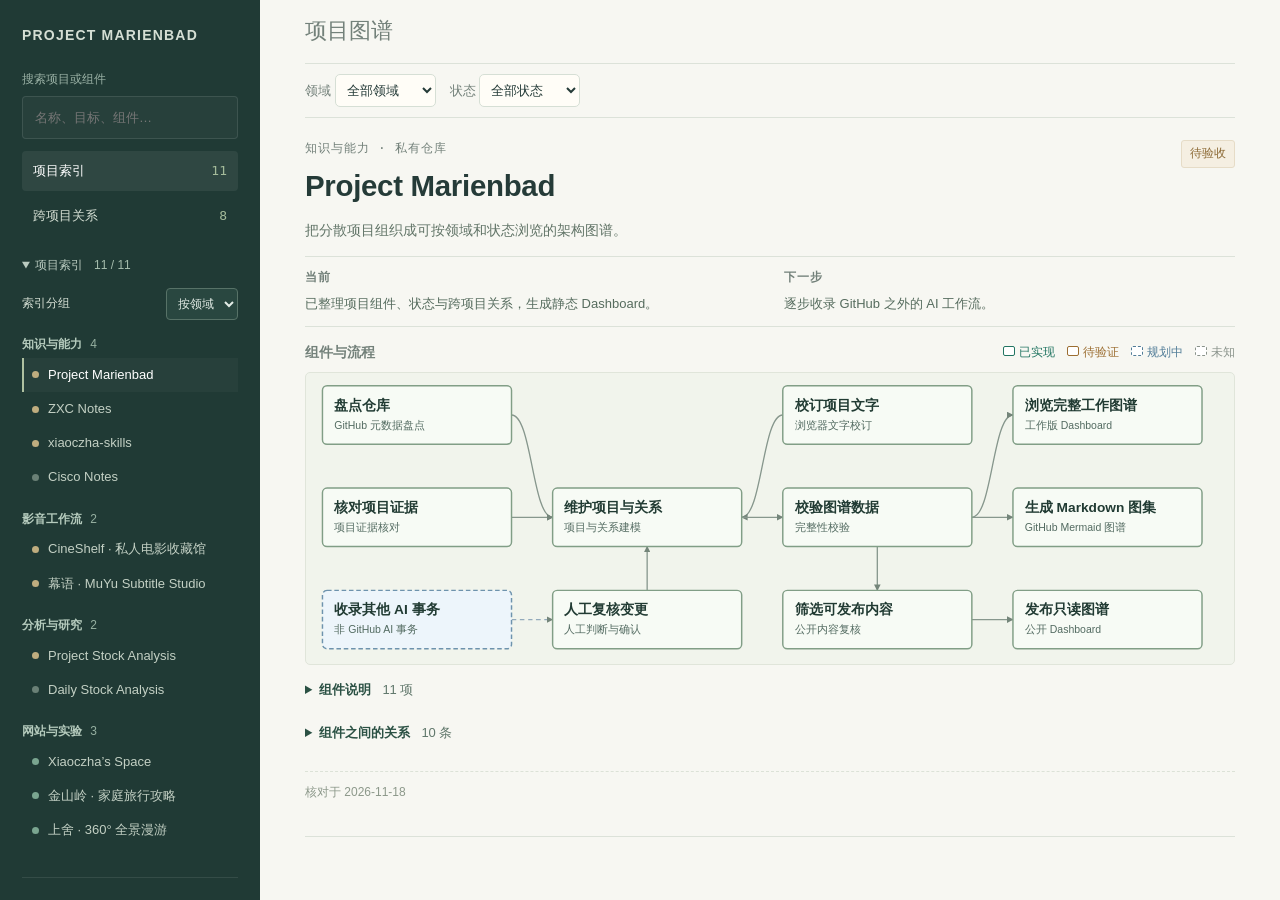
<file: marienbad/index.html>
<!doctype html>
<html lang="zh-CN"><head><meta charset="utf-8"><meta name="viewport" content="width=device-width,initial-scale=1"><meta name="description" content="Project Marienbad：以架构、流程与证据理清 AI 事务。"><title>Project Marienbad · 项目认知地图</title><link rel="stylesheet" href="style.css"></head>
<body><a class="skip" href="#content">跳到项目图谱</a>
<aside class="sidebar">
  <a class="brand" href="#all">PROJECT MARIENBAD</a>
  <label class="search-label" for="search">搜索项目或组件</label>
  <input id="search" type="search" placeholder="名称、目标、组件…" autocomplete="off">
  <nav class="main-nav" aria-label="视图">
    <a href="#all" id="all-link">项目索引 <span id="total"></span></a>
    <a href="#relations" id="relations-link">跨项目关系 <span id="relation-count"></span></a>
  </nav>
  <details id="index-panel">
    <summary>项目索引 <span id="match-count"></span></summary>
    <label class="grouping">索引分组 <select id="grouping"><option value="group">按领域</option><option value="stage">按状态</option></select></label>
    <nav id="project-nav" aria-label="项目索引"></nav>
  </details>
  <div class="sidebar-bottom"><span id="edition-label">工作版</span><br></div>
</aside>
<main id="content">
  <header class="topbar"><h1>项目图谱</h1></header>
  <section class="toolbar" aria-label="图谱筛选">
    <label>领域 <select id="group-filter"></select></label>
    <label>状态 <select id="stage-filter"></select></label>
    <button id="reset-filters" type="button" hidden>清除筛选</button>
  </section>
  <div id="atlas"></div>
  <p id="empty" hidden>当前筛选没有匹配结果。</p>
</main>
<dialog id="detail-dialog"><div class="dialog-head"><span id="detail-kind"></span><button data-close="detail-dialog" aria-label="关闭详情">×</button></div><h2 id="detail-title"></h2><p id="detail-text"></p><div id="detail-connections"></div><div id="detail-source"></div></dialog>

<div id="toast" role="status" aria-live="polite"></div><script src="data.js"></script><script src="app.js"></script></body></html>
</file>
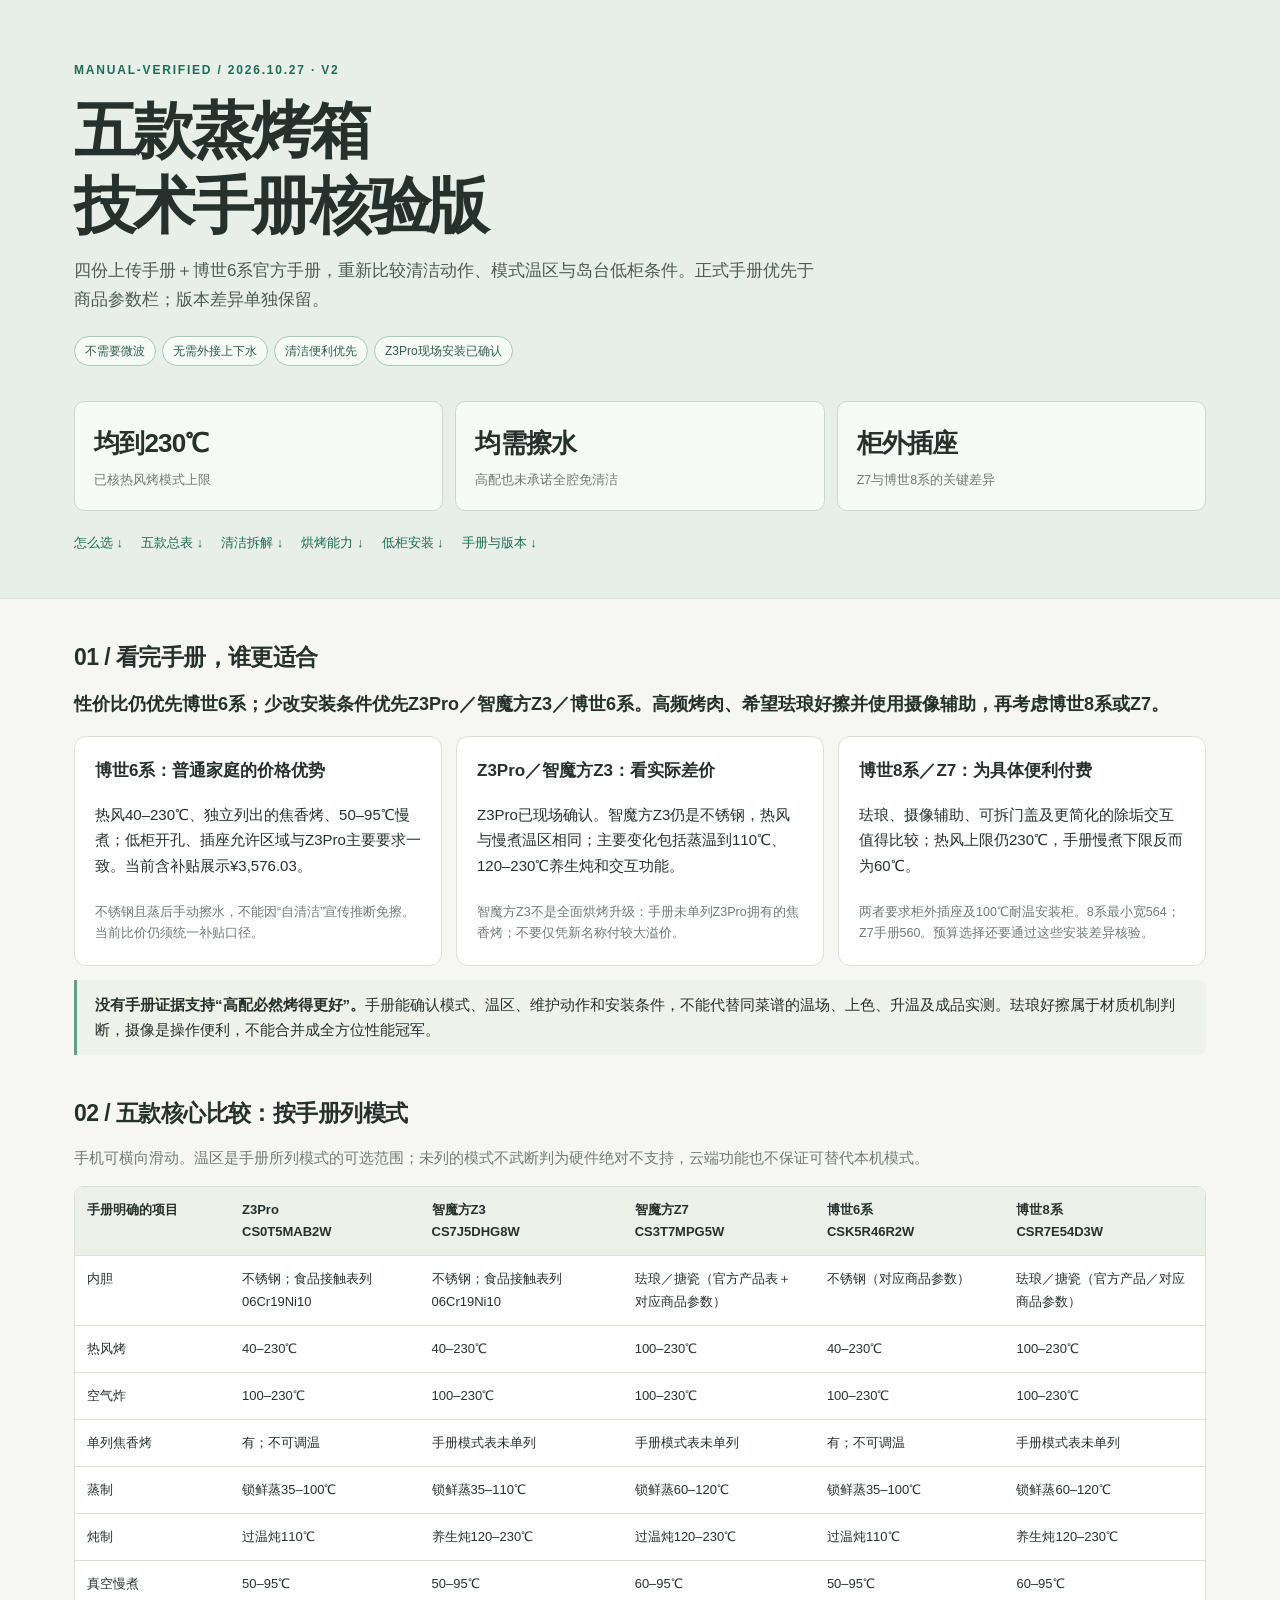
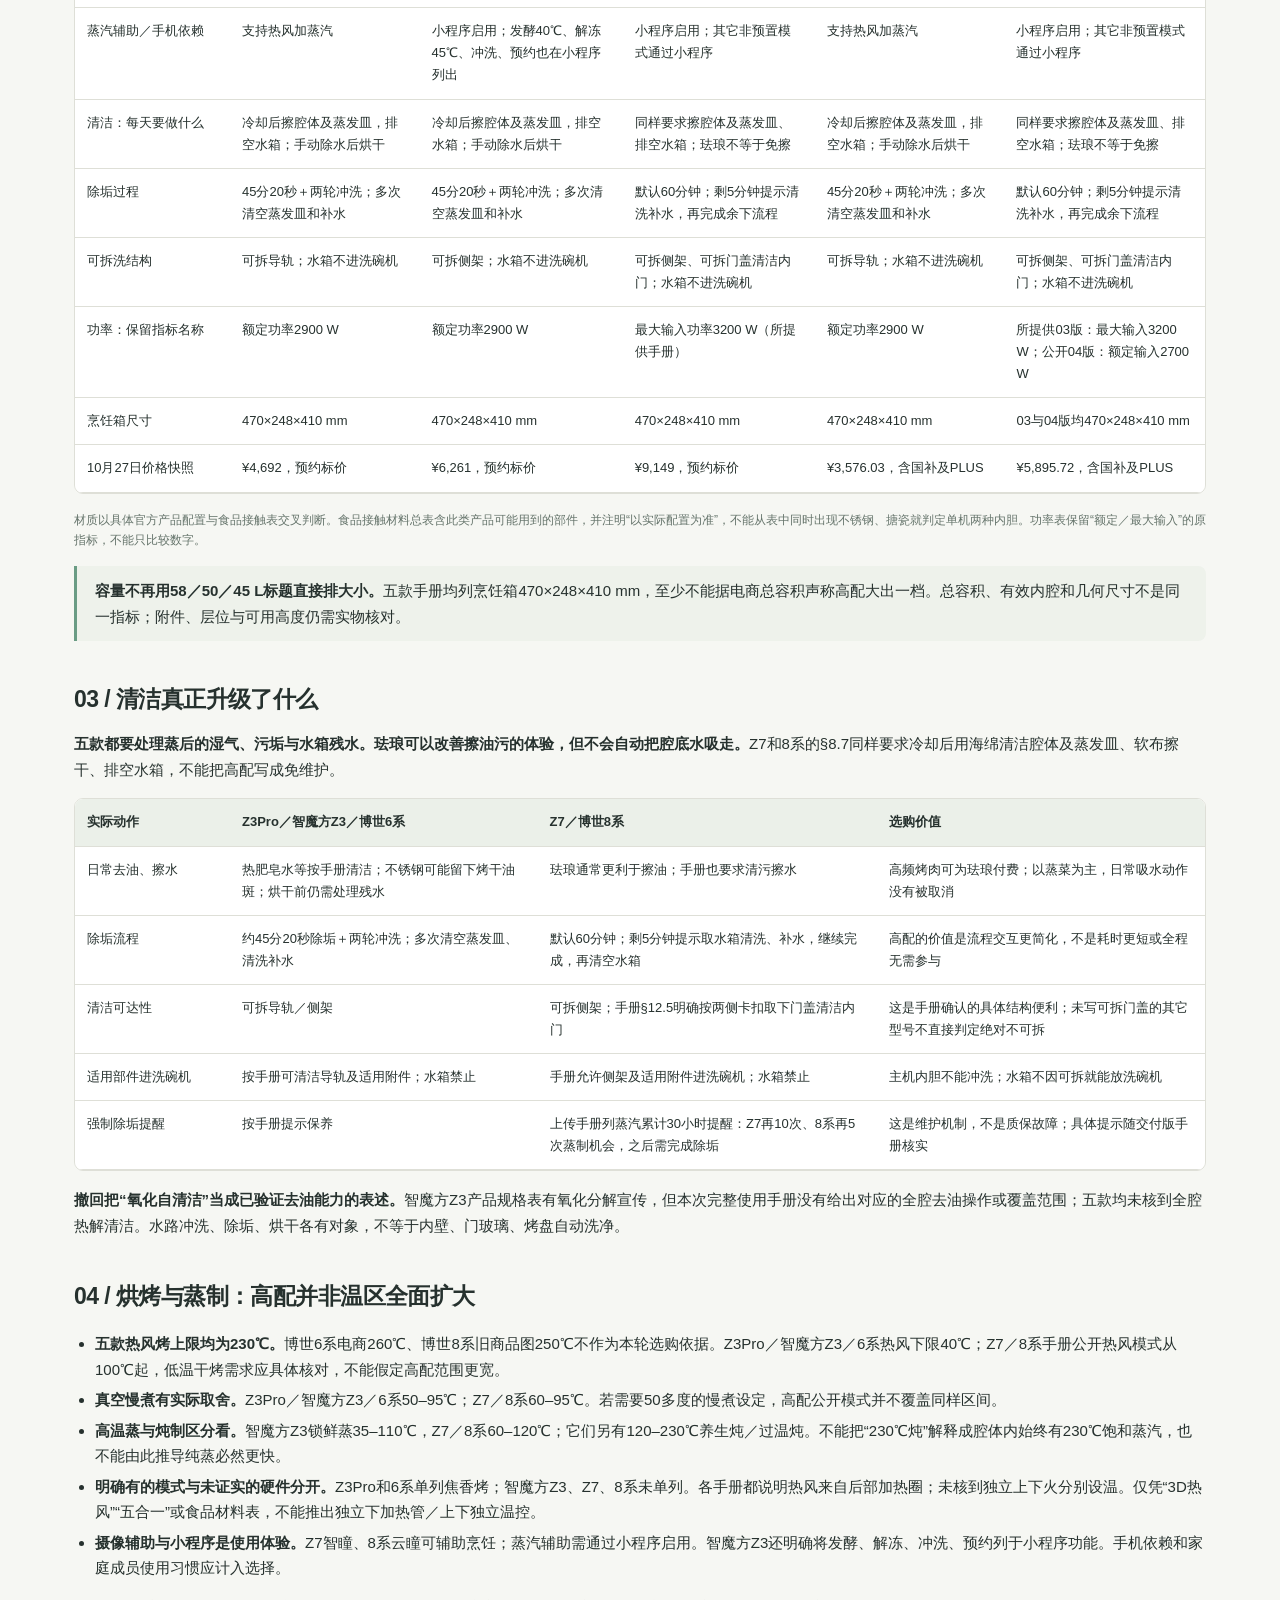
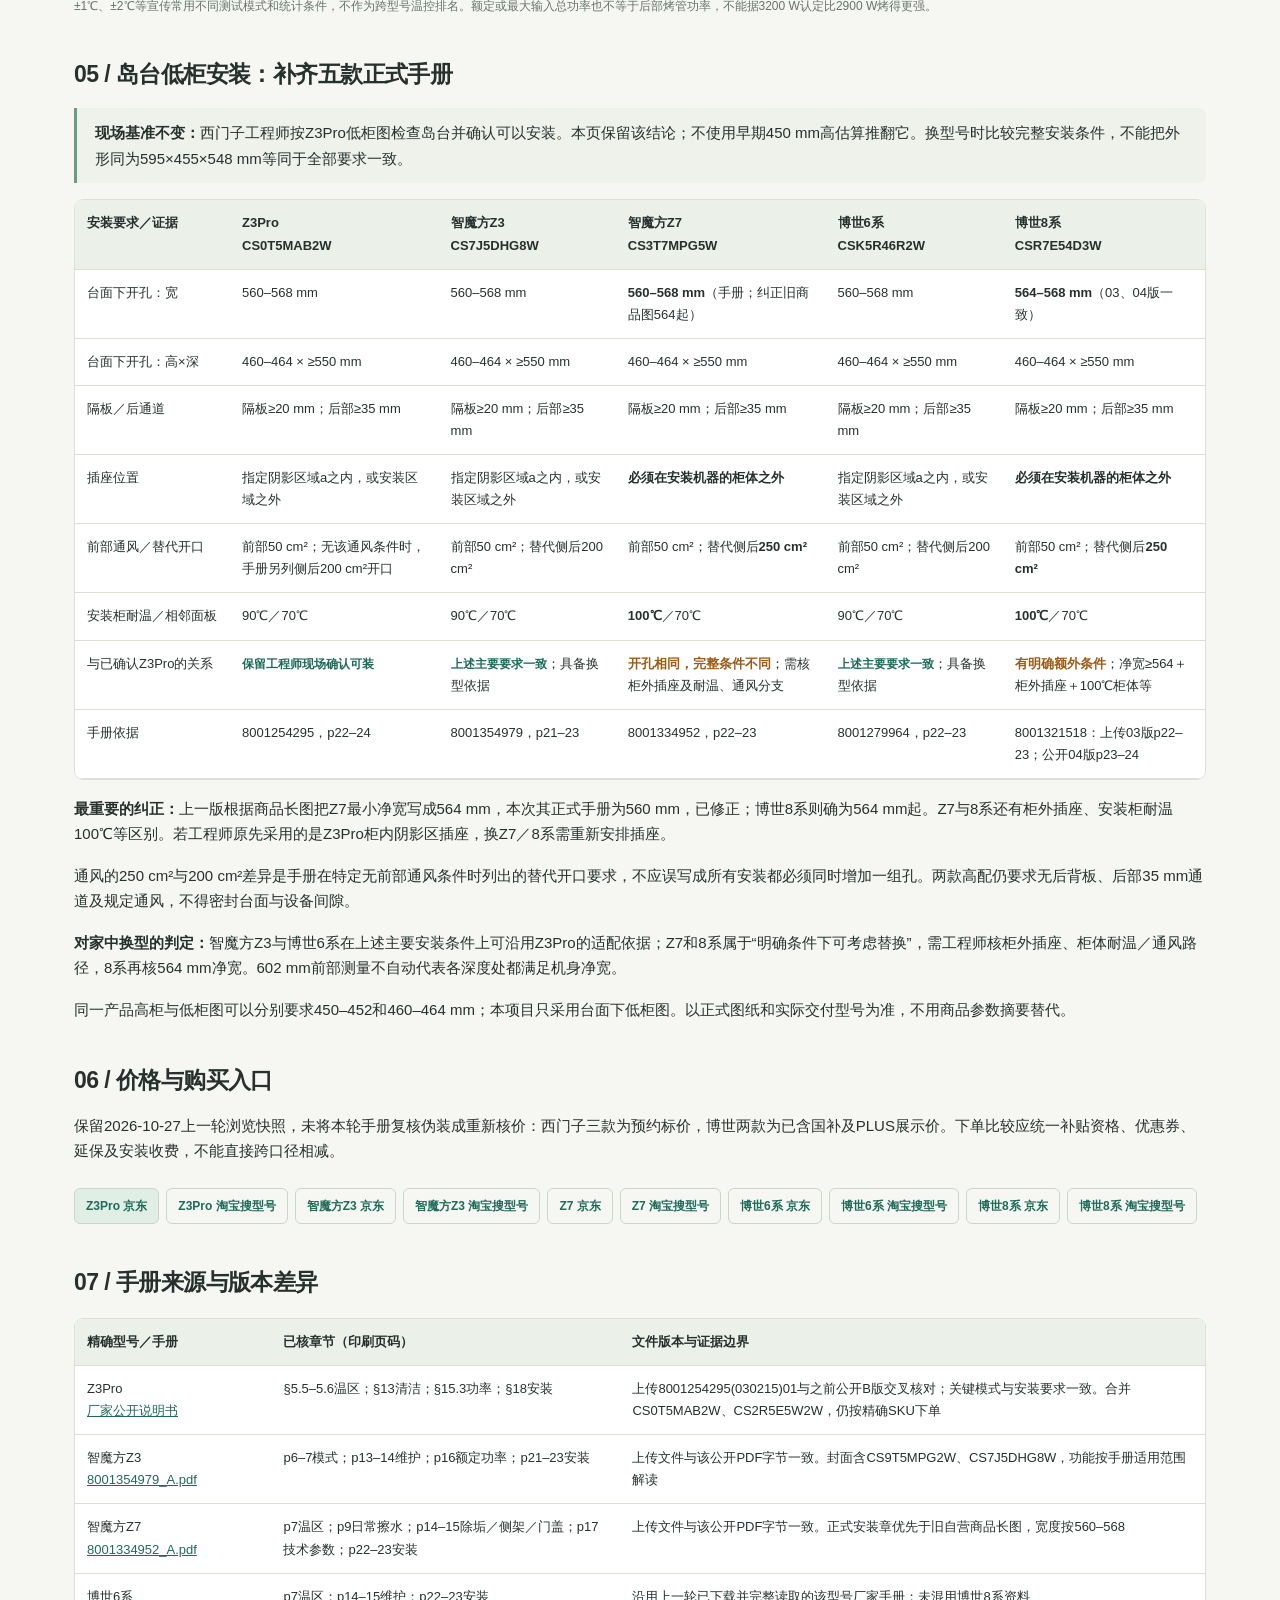
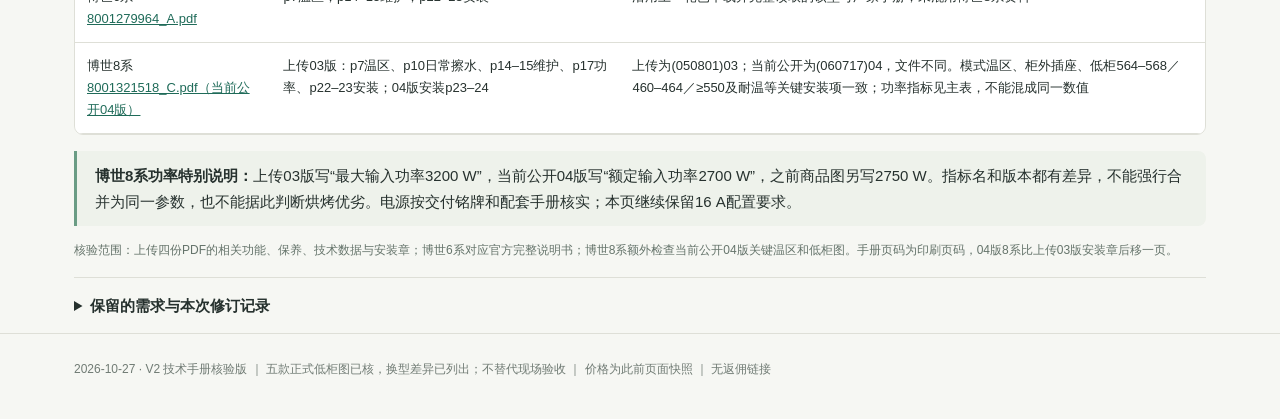
<file: steam-oven/index.html>
<!doctype html><html lang="zh-CN"><head><meta charset="utf-8"><meta name="viewport" content="width=device-width,initial-scale=1"><title>五款蒸烤箱｜技术手册核验版</title><style>
:root{color-scheme:light;--ink:#26312e;--muted:#707b74;--line:#dedfd7;--mint:#d7e5dd;--paper:#f6f7f3;--accent:#1f6b59}
*{box-sizing:border-box}html{scroll-behavior:smooth}body{margin:0;background:var(--paper);color:var(--ink);font:15px/1.7 -apple-system,BlinkMacSystemFont,"PingFang SC","Microsoft YaHei",sans-serif}a{color:var(--accent)}.wrap{max-width:1030px;margin:auto;padding:0 24px}.hero{background:#e8eee8;border-bottom:1px solid var(--line);padding:60px 0 44px}.eyebrow{font-size:12px;letter-spacing:.15em;color:var(--accent);font-weight:700}.hero h1{font-size:clamp(35px,6vw,62px);letter-spacing:-.05em;line-height:1.2;margin:14px 0}.lede{font-size:17px;max-width:750px;color:#4c5c53}.pill{display:inline-block;padding:4px 10px;border:1px solid #acc7b6;border-radius:50px;margin:5px 6px 5px 0;font-size:12px;color:#315d4f;background:#f6faf6}.metrics{display:grid;grid-template-columns:repeat(3,1fr);gap:12px;margin:30px 0 0}.metric{padding:19px;border:1px solid #cbd8cf;border-radius:10px;background:#f6faf5}.metric b{display:block;font-size:26px;letter-spacing:-.03em}.metric small{color:var(--muted)}main{padding:35px 0 80px}h2{font-size:23px;margin:39px 0 12px;letter-spacing:-.025em}h3{margin:0;font-size:17px}p{margin:8px 0 16px}.muted,small{color:var(--muted)}.note{border-left:3px solid #6a9c84;padding:12px 18px;background:#eef2eb;margin:14px 0;border-radius:0 8px 8px 0}.grid{display:grid;grid-template-columns:repeat(2,1fr);gap:14px}.card{border:1px solid var(--line);border-radius:12px;background:white;padding:20px;display:flex;flex-direction:column;gap:8px}.card .top{display:flex;justify-content:space-between;gap:15px;align-items:start}.tag{color:#387a64;background:#e9f5ec;border-radius:4px;padding:3px 7px;font-size:11px;white-space:nowrap}.model{font-size:12px;color:var(--muted)}.fact{font-size:13px;border-top:1px solid #edf0e9;padding-top:8px}.links{display:flex;flex-wrap:wrap;gap:7px;margin-top:auto;padding-top:8px}.links a{font-size:12px;padding:7px 11px;border-radius:6px;text-decoration:none;border:1px solid #c6d8cc;font-weight:650}.links a:first-child{background:#e1eee6}.links a:hover{background:#d9e8dd}table{width:100%;border-collapse:collapse;background:white;font-size:13px}th,td{padding:12px;border-bottom:1px solid var(--line);text-align:left;vertical-align:top}th{background:#ebf0e9}ul{padding-left:21px}li{margin:5px 0}.foot{padding:25px 0 40px;border-top:1px solid var(--line);font-size:12px;color:var(--muted)}.nav{display:flex;gap:18px;flex-wrap:wrap;font-size:13px;margin-top:21px}.nav a{text-decoration:none}.filters{display:flex;gap:8px;flex-wrap:wrap;margin:10px 0 20px}.filters button{border:1px solid #bed0c3;background:white;color:#345b4b;padding:8px 12px;border-radius:6px;cursor:pointer}.filters button.active{background:#2b6956;color:white}@media(max-width:650px){.hero{padding:37px 0}.metrics{grid-template-columns:repeat(3,1fr);gap:6px}.metric{padding:12px 7px;text-align:center}.metric b{font-size:19px}.metric small{font-size:11px}.wrap{padding:0 16px}.grid{grid-template-columns:1fr}.card{padding:16px}table{font-size:12px}th,td{padding:8px}.nav{gap:10px}}

.wrap{max-width:1180px}.table-scroll{overflow-x:auto;border:1px solid var(--line);border-radius:9px;margin:16px 0} .table-scroll table{min-width:930px}th:first-child{min-width:110px}td{min-width:155px}.status{font-size:12px;font-weight:700;color:#1f6b59}.pending{color:#9a5b17}.decision{font-size:18px}.grid3{display:grid;grid-template-columns:repeat(3,1fr);gap:14px}details{border-top:1px solid var(--line);padding:15px 0}summary{cursor:pointer;font-weight:650}.source{font-size:12px;color:#65746b}.source a{margin-right:8px}.badge{font-size:11px;background:#e9eee7;padding:2px 6px;border-radius:4px} .smalltable td{min-width:0} .smalltable th{min-width:0}@media(max-width:700px){.grid3{grid-template-columns:1fr}.decision{font-size:16px}}</style></head><body>
<header class="hero"><div class="wrap"><div class="eyebrow">MANUAL-VERIFIED / 2026.10.27 · V2</div><h1>五款蒸烤箱<br>技术手册核验版</h1><p class="lede">四份上传手册＋博世6系官方手册，重新比较清洁动作、模式温区与岛台低柜条件。正式手册优先于商品参数栏；版本差异单独保留。</p><span class="pill">不需要微波</span><span class="pill">无需外接上下水</span><span class="pill">清洁便利优先</span><span class="pill">Z3Pro现场安装已确认</span><div class="metrics"><div class="metric"><b>均到230℃</b><small>已核热风烤模式上限</small></div><div class="metric"><b>均需擦水</b><small>高配也未承诺全腔免清洁</small></div><div class="metric"><b>柜外插座</b><small>Z7与博世8系的关键差异</small></div></div><nav class="nav"><a href="#decision">怎么选 ↓</a><a href="#comparison">五款总表 ↓</a><a href="#clean">清洁拆解 ↓</a><a href="#bake">烘烤能力 ↓</a><a href="#checks">低柜安装 ↓</a><a href="#sources">手册与版本 ↓</a></nav></div></header><main class="wrap">
<section id="decision"><h2>01 / 看完手册，谁更适合</h2><p class="decision"><strong>性价比仍优先博世6系；少改安装条件优先Z3Pro／智魔方Z3／博世6系。高频烤肉、希望珐琅好擦并使用摄像辅助，再考虑博世8系或Z7。</strong></p><div class="grid3"><article class="card"><h3>博世6系：普通家庭的价格优势</h3><p>热风40–230℃、独立列出的焦香烤、50–95℃慢煮；低柜开孔、插座允许区域与Z3Pro主要要求一致。当前含补贴展示¥3,576.03。</p><small>不锈钢且蒸后手动擦水，不能因“自清洁”宣传推断免擦。当前比价仍须统一补贴口径。</small></article><article class="card"><h3>Z3Pro／智魔方Z3：看实际差价</h3><p>Z3Pro已现场确认。智魔方Z3仍是不锈钢，热风与慢煮温区相同；主要变化包括蒸温到110℃、120–230℃养生炖和交互功能。</p><small>智魔方Z3不是全面烘烤升级：手册未单列Z3Pro拥有的焦香烤；不要仅凭新名称付较大溢价。</small></article><article class="card"><h3>博世8系／Z7：为具体便利付费</h3><p>珐琅、摄像辅助、可拆门盖及更简化的除垢交互值得比较；热风上限仍230℃，手册慢煮下限反而为60℃。</p><small>两者要求柜外插座及100℃耐温安装柜。8系最小宽564；Z7手册560。预算选择还要通过这些安装差异核验。</small></article></div><div class="note"><strong>没有手册证据支持“高配必然烤得更好”。</strong>手册能确认模式、温区、维护动作和安装条件，不能代替同菜谱的温场、上色、升温及成品实测。珐琅好擦属于材质机制判断，摄像是操作便利，不能合并成全方位性能冠军。</div></section>
<section id="comparison"><h2>02 / 五款核心比较：按手册列模式</h2><p class="muted">手机可横向滑动。温区是手册所列模式的可选范围；未列的模式不武断判为硬件绝对不支持，云端功能也不保证可替代本机模式。</p><div class="table-scroll"><table><thead><tr><th>手册明确的项目</th><th>Z3Pro<br>CS0T5MAB2W</th><th>智魔方Z3<br>CS7J5DHG8W</th><th>智魔方Z7<br>CS3T7MPG5W</th><th>博世6系<br>CSK5R46R2W</th><th>博世8系<br>CSR7E54D3W</th></tr></thead><tbody><tr><td>内胆</td><td>不锈钢；食品接触表列06Cr19Ni10</td><td>不锈钢；食品接触表列06Cr19Ni10</td><td>珐琅／搪瓷（官方产品表＋对应商品参数）</td><td>不锈钢（对应商品参数）</td><td>珐琅／搪瓷（官方产品／对应商品参数）</td></tr><tr><td>热风烤</td><td>40–230℃</td><td>40–230℃</td><td>100–230℃</td><td>40–230℃</td><td>100–230℃</td></tr><tr><td>空气炸</td><td>100–230℃</td><td>100–230℃</td><td>100–230℃</td><td>100–230℃</td><td>100–230℃</td></tr><tr><td>单列焦香烤</td><td>有；不可调温</td><td>手册模式表未单列</td><td>手册模式表未单列</td><td>有；不可调温</td><td>手册模式表未单列</td></tr><tr><td>蒸制</td><td>锁鲜蒸35–100℃</td><td>锁鲜蒸35–110℃</td><td>锁鲜蒸60–120℃</td><td>锁鲜蒸35–100℃</td><td>锁鲜蒸60–120℃</td></tr><tr><td>炖制</td><td>过温炖110℃</td><td>养生炖120–230℃</td><td>过温炖120–230℃</td><td>过温炖110℃</td><td>养生炖120–230℃</td></tr><tr><td>真空慢煮</td><td>50–95℃</td><td>50–95℃</td><td>60–95℃</td><td>50–95℃</td><td>60–95℃</td></tr><tr><td>蒸汽辅助／手机依赖</td><td>支持热风加蒸汽</td><td>小程序启用；发酵40℃、解冻45℃、冲洗、预约也在小程序列出</td><td>小程序启用；其它非预置模式通过小程序</td><td>支持热风加蒸汽</td><td>小程序启用；其它非预置模式通过小程序</td></tr><tr><td>清洁：每天要做什么</td><td>冷却后擦腔体及蒸发皿，排空水箱；手动除水后烘干</td><td>冷却后擦腔体及蒸发皿，排空水箱；手动除水后烘干</td><td>同样要求擦腔体及蒸发皿、排空水箱；珐琅不等于免擦</td><td>冷却后擦腔体及蒸发皿，排空水箱；手动除水后烘干</td><td>同样要求擦腔体及蒸发皿、排空水箱；珐琅不等于免擦</td></tr><tr><td>除垢过程</td><td>45分20秒＋两轮冲洗；多次清空蒸发皿和补水</td><td>45分20秒＋两轮冲洗；多次清空蒸发皿和补水</td><td>默认60分钟；剩5分钟提示清洗补水，再完成余下流程</td><td>45分20秒＋两轮冲洗；多次清空蒸发皿和补水</td><td>默认60分钟；剩5分钟提示清洗补水，再完成余下流程</td></tr><tr><td>可拆洗结构</td><td>可拆导轨；水箱不进洗碗机</td><td>可拆侧架；水箱不进洗碗机</td><td>可拆侧架、可拆门盖清洁内门；水箱不进洗碗机</td><td>可拆导轨；水箱不进洗碗机</td><td>可拆侧架、可拆门盖清洁内门；水箱不进洗碗机</td></tr><tr><td>功率：保留指标名称</td><td>额定功率2900 W</td><td>额定功率2900 W</td><td>最大输入功率3200 W（所提供手册）</td><td>额定功率2900 W</td><td>所提供03版：最大输入3200 W；公开04版：额定输入2700 W</td></tr><tr><td>烹饪箱尺寸</td><td>470×248×410 mm</td><td>470×248×410 mm</td><td>470×248×410 mm</td><td>470×248×410 mm</td><td>03与04版均470×248×410 mm</td></tr><tr><td>10月27日价格快照</td><td>¥4,692，预约标价</td><td>¥6,261，预约标价</td><td>¥9,149，预约标价</td><td>¥3,576.03，含国补及PLUS</td><td>¥5,895.72，含国补及PLUS</td></tr></tbody></table></div><p class="source">材质以具体官方产品配置与食品接触表交叉判断。食品接触材料总表含此类产品可能用到的部件，并注明“以实际配置为准”，不能从表中同时出现不锈钢、搪瓷就判定单机两种内胆。功率表保留“额定／最大输入”的原指标，不能只比较数字。</p><div class="note"><strong>容量不再用58／50／45 L标题直接排大小。</strong>五款手册均列烹饪箱470×248×410 mm，至少不能据电商总容积声称高配大出一档。总容积、有效内腔和几何尺寸不是同一指标；附件、层位与可用高度仍需实物核对。</div></section>
<section id="clean"><h2>03 / 清洁真正升级了什么</h2><p><strong>五款都要处理蒸后的湿气、污垢与水箱残水。珐琅可以改善擦油污的体验，但不会自动把腔底水吸走。</strong>Z7和8系的§8.7同样要求冷却后用海绵清洁腔体及蒸发皿、软布擦干、排空水箱，不能把高配写成免维护。</p>
<div class="table-scroll"><table><thead><tr><th>实际动作</th><th>Z3Pro／智魔方Z3／博世6系</th><th>Z7／博世8系</th><th>选购价值</th></tr></thead><tbody><tr><td>日常去油、擦水</td><td>热肥皂水等按手册清洁；不锈钢可能留下烤干油斑；烘干前仍需处理残水</td><td>珐琅通常更利于擦油；手册也要求清污擦水</td><td>高频烤肉可为珐琅付费；以蒸菜为主，日常吸水动作没有被取消</td></tr><tr><td>除垢流程</td><td>约45分20秒除垢＋两轮冲洗；多次清空蒸发皿、清洗补水</td><td>默认60分钟；剩5分钟提示取水箱清洗、补水，继续完成，再清空水箱</td><td>高配的价值是流程交互更简化，不是耗时更短或全程无需参与</td></tr><tr><td>清洁可达性</td><td>可拆导轨／侧架</td><td>可拆侧架；手册§12.5明确按两侧卡扣取下门盖清洁内门</td><td>这是手册确认的具体结构便利；未写可拆门盖的其它型号不直接判定绝对不可拆</td></tr><tr><td>适用部件进洗碗机</td><td>按手册可清洁导轨及适用附件；水箱禁止</td><td>手册允许侧架及适用附件进洗碗机；水箱禁止</td><td>主机内胆不能冲洗；水箱不因可拆就能放洗碗机</td></tr><tr><td>强制除垢提醒</td><td>按手册提示保养</td><td>上传手册列蒸汽累计30小时提醒：Z7再10次、8系再5次蒸制机会，之后需完成除垢</td><td>这是维护机制，不是质保故障；具体提示随交付版手册核实</td></tr></tbody></table></div><p><strong>撤回把“氧化自清洁”当成已验证去油能力的表述。</strong>智魔方Z3产品规格表有氧化分解宣传，但本次完整使用手册没有给出对应的全腔去油操作或覆盖范围；五款均未核到全腔热解清洁。水路冲洗、除垢、烘干各有对象，不等于内壁、门玻璃、烤盘自动洗净。</p></section>
<section id="bake"><h2>04 / 烘烤与蒸制：高配并非温区全面扩大</h2><ul><li><strong>五款热风烤上限均为230℃。</strong>博世6系电商260℃、博世8系旧商品图250℃不作为本轮选购依据。Z3Pro／智魔方Z3／6系热风下限40℃；Z7／8系手册公开热风模式从100℃起，低温干烤需求应具体核对，不能假定高配范围更宽。</li><li><strong>真空慢煮有实际取舍。</strong>Z3Pro／智魔方Z3／6系50–95℃；Z7／8系60–95℃。若需要50多度的慢煮设定，高配公开模式并不覆盖同样区间。</li><li><strong>高温蒸与炖制区分看。</strong>智魔方Z3锁鲜蒸35–110℃，Z7／8系60–120℃；它们另有120–230℃养生炖／过温炖。不能把“230℃炖”解释成腔体内始终有230℃饱和蒸汽，也不能由此推导纯蒸必然更快。</li><li><strong>明确有的模式与未证实的硬件分开。</strong>Z3Pro和6系单列焦香烤；智魔方Z3、Z7、8系未单列。各手册都说明热风来自后部加热圈；未核到独立上下火分别设温。仅凭“3D热风”“五合一”或食品材料表，不能推出独立下加热管／上下独立温控。</li><li><strong>摄像辅助与小程序是使用体验。</strong>Z7智瞳、8系云瞳可辅助烹饪；蒸汽辅助需通过小程序启用。智魔方Z3还明确将发酵、解冻、冲洗、预约列于小程序功能。手机依赖和家庭成员使用习惯应计入选择。</li></ul><p class="source">±1℃、±2℃等宣传常用不同测试模式和统计条件，不作为跨型号温控排名。额定或最大输入总功率也不等于后部烤管功率，不能据3200 W认定比2900 W烤得更强。</p></section>
<section id="checks"><h2>05 / 岛台低柜安装：补齐五款正式手册</h2><div class="note"><strong>现场基准不变：</strong>西门子工程师按Z3Pro低柜图检查岛台并确认可以安装。本页保留该结论；不使用早期450 mm高估算推翻它。换型号时比较完整安装条件，不能把外形同为595×455×548 mm等同于全部要求一致。</div><div class="table-scroll"><table><thead><tr><th>安装要求／证据</th><th>Z3Pro<br>CS0T5MAB2W</th><th>智魔方Z3<br>CS7J5DHG8W</th><th>智魔方Z7<br>CS3T7MPG5W</th><th>博世6系<br>CSK5R46R2W</th><th>博世8系<br>CSR7E54D3W</th></tr></thead><tbody><tr><td>台面下开孔：宽</td><td>560–568 mm</td><td>560–568 mm</td><td><strong>560–568 mm</strong>（手册；纠正旧商品图564起）</td><td>560–568 mm</td><td><strong>564–568 mm</strong>（03、04版一致）</td></tr><tr><td>台面下开孔：高×深</td><td>460–464 × ≥550 mm</td><td>460–464 × ≥550 mm</td><td>460–464 × ≥550 mm</td><td>460–464 × ≥550 mm</td><td>460–464 × ≥550 mm</td></tr><tr><td>隔板／后通道</td><td>隔板≥20 mm；后部≥35 mm</td><td>隔板≥20 mm；后部≥35 mm</td><td>隔板≥20 mm；后部≥35 mm</td><td>隔板≥20 mm；后部≥35 mm</td><td>隔板≥20 mm；后部≥35 mm</td></tr><tr><td>插座位置</td><td>指定阴影区域a之内，或安装区域之外</td><td>指定阴影区域a之内，或安装区域之外</td><td><strong>必须在安装机器的柜体之外</strong></td><td>指定阴影区域a之内，或安装区域之外</td><td><strong>必须在安装机器的柜体之外</strong></td></tr><tr><td>前部通风／替代开口</td><td>前部50 cm²；无该通风条件时，手册另列侧后200 cm²开口</td><td>前部50 cm²；替代侧后200 cm²</td><td>前部50 cm²；替代侧后<strong>250 cm²</strong></td><td>前部50 cm²；替代侧后200 cm²</td><td>前部50 cm²；替代侧后<strong>250 cm²</strong></td></tr><tr><td>安装柜耐温／相邻面板</td><td>90℃／70℃</td><td>90℃／70℃</td><td><strong>100℃</strong>／70℃</td><td>90℃／70℃</td><td><strong>100℃</strong>／70℃</td></tr><tr><td>与已确认Z3Pro的关系</td><td><strong class="status">保留工程师现场确认可装</strong></td><td><strong class="status">上述主要要求一致</strong>；具备换型依据</td><td><strong class="pending">开孔相同，完整条件不同</strong>；需核柜外插座及耐温、通风分支</td><td><strong class="status">上述主要要求一致</strong>；具备换型依据</td><td><strong class="pending">有明确额外条件</strong>；净宽≥564＋柜外插座＋100℃柜体等</td></tr><tr><td>手册依据</td><td>8001254295，p22–24</td><td>8001354979，p21–23</td><td>8001334952，p22–23</td><td>8001279964，p22–23</td><td>8001321518：上传03版p22–23；公开04版p23–24</td></tr></tbody></table></div>
<p><strong>最重要的纠正：</strong>上一版根据商品长图把Z7最小净宽写成564 mm，本次其正式手册为560 mm，已修正；博世8系则确为564 mm起。Z7与8系还有柜外插座、安装柜耐温100℃等区别。若工程师原先采用的是Z3Pro柜内阴影区插座，换Z7／8系需重新安排插座。</p><p>通风的250 cm²与200 cm²差异是手册在特定无前部通风条件时列出的替代开口要求，不应误写成所有安装都必须同时增加一组孔。两款高配仍要求无后背板、后部35 mm通道及规定通风，不得密封台面与设备间隙。</p><p><strong>对家中换型的判定：</strong>智魔方Z3与博世6系在上述主要安装条件上可沿用Z3Pro的适配依据；Z7和8系属于“明确条件下可考虑替换”，需工程师核柜外插座、柜体耐温／通风路径，8系再核564 mm净宽。602 mm前部测量不自动代表各深度处都满足机身净宽。</p><p>同一产品高柜与低柜图可以分别要求450–452和460–464 mm；本项目只采用台面下低柜图。以正式图纸和实际交付型号为准，不用商品参数摘要替代。</p></section>
<section id="buy"><h2>06 / 价格与购买入口</h2><p>保留2026-10-27上一轮浏览快照，未将本轮手册复核伪装成重新核价：西门子三款为预约标价，博世两款为已含国补及PLUS展示价。下单比较应统一补贴资格、优惠券、延保及安装收费，不能直接跨口径相减。</p>
<div class="links"><a href="https://item.jd.com/100119103287.html">Z3Pro 京东</a><a href="https://s.taobao.com/search?q=CS0T5MAB2W">Z3Pro 淘宝搜型号</a><a href="https://item.jd.com/100194572861.html">智魔方Z3 京东</a><a href="https://s.taobao.com/search?q=CS7J5DHG8W">智魔方Z3 淘宝搜型号</a><a href="https://item.jd.com/100187400454.html">Z7 京东</a><a href="https://s.taobao.com/search?q=CS3T7MPG5W">Z7 淘宝搜型号</a><a href="https://item.jd.com/100283710800.html">博世6系 京东</a><a href="https://s.taobao.com/search?q=CSK5R46R2W">博世6系 淘宝搜型号</a><a href="https://item.jd.com/100258326581.html">博世8系 京东</a><a href="https://s.taobao.com/search?q=CSR7E54D3W">博世8系 淘宝搜型号</a></div></section>
<section id="sources"><h2>07 / 手册来源与版本差异</h2><div class="table-scroll"><table><thead><tr><th>精确型号／手册</th><th>已核章节（印刷页码）</th><th>文件版本与证据边界</th></tr></thead><tbody><tr><td>Z3Pro<br><a href="https://media3.bsh-group.cn/Documents/8001254295_B.pdf">厂家公开说明书</a></td><td>§5.5–5.6温区；§13清洁；§15.3功率；§18安装</td><td>上传8001254295(030215)01与之前公开B版交叉核对；关键模式与安装要求一致。合并CS0T5MAB2W、CS2R5E5W2W，仍按精确SKU下单</td></tr><tr><td>智魔方Z3<br><a href="https://media3.bsh-group.com/Documents/8001354979_A.pdf">8001354979_A.pdf</a></td><td>p6–7模式；p13–14维护；p16额定功率；p21–23安装</td><td>上传文件与该公开PDF字节一致。封面含CS9T5MPG2W、CS7J5DHG8W，功能按手册适用范围解读</td></tr><tr><td>智魔方Z7<br><a href="https://media3.bsh-group.com/Documents/8001334952_A.pdf">8001334952_A.pdf</a></td><td>p7温区；p9日常擦水；p14–15除垢／侧架／门盖；p17技术参数；p22–23安装</td><td>上传文件与该公开PDF字节一致。正式安装章优先于旧自营商品长图，宽度按560–568</td></tr><tr><td>博世6系<br><a href="https://media3.bosch-home.cn/Documents/8001279964_A.pdf">8001279964_A.pdf</a></td><td>p7温区；p14–15维护；p22–23安装</td><td>沿用上一轮已下载并完整读取的该型号厂家手册；未混用博世8系资料</td></tr><tr><td>博世8系<br><a href="https://media3.bsh-group.com/Documents/8001321518_C.pdf">8001321518_C.pdf（当前公开04版）</a></td><td>上传03版：p7温区、p10日常擦水、p14–15维护、p17功率、p22–23安装；04版安装p23–24</td><td>上传为(050801)03；当前公开为(060717)04，文件不同。模式温区、柜外插座、低柜564–568／460–464／≥550及耐温等关键安装项一致；功率指标见主表，不能混成同一数值</td></tr></tbody></table></div><div class="note"><strong>博世8系功率特别说明：</strong>上传03版写“最大输入功率3200 W”，当前公开04版写“额定输入功率2700 W”，之前商品图另写2750 W。指标名和版本都有差异，不能强行合并为同一参数，也不能据此判断烘烤优劣。电源按交付铭牌和配套手册核实；本页继续保留16 A配置要求。</div><p class="source">核验范围：上传四份PDF的相关功能、保养、技术数据与安装章；博世6系对应官方完整说明书；博世8系额外检查当前公开04版关键温区和低柜图。手册页码为印刷页码，04版8系比上传03版安装章后移一页。</p><details><summary>保留的需求与本次修订记录</summary><p>纯蒸烤、无需微波、不遮挡前面板、无需外接上下水；双水箱加分但不强制；预算弹性，重视性能价格匹配。历史柜格估算已被Z3Pro现场安装结论更新。</p><p>本轮修正：补齐智魔方Z3的40–230℃热风及35–110℃蒸温；Z7／8系热风100–230℃、慢煮60–95℃；正式手册纠正Z7净宽；补齐8系低柜图；新增柜外插座、耐温及通风分支差异；删除未证实的免擦洗优势。</p><p>CS2R5E5W2W、CS8J4DNB1W及其它品牌旧候选不参与本轮五款排名。<a href="https://drive.google.com/file/d/1OeacFkNqDdrVZ8S1V7YBgkhsvwmB3ULF/view">历史双水路讨论</a> · <a href="https://drive.google.com/file/d/1y3MqEALzAWPzDVnJ5TcZCKs78T5y_i61/view">历史双水箱讨论</a></p></details></section></main><footer class="foot"><div class="wrap">2026-10-27 · V2 技术手册核验版 ｜ 五款正式低柜图已核，换型差异已列出；不替代现场验收 ｜ 价格为此前页面快照 ｜ 无返佣链接</div></footer></body></html>
</file>
<file: marienbad/style.css>
:root{--bg:#f7f7f2;--ink:#253b38;--muted:#73817a;--line:#dce2d9;--green:#227562;--blue:#527d98;--amber:#9c6e32;--gray:#8a938b;--sidebar:#203a35}*{box-sizing:border-box}body{margin:0;background:var(--bg);color:var(--ink);font:14px/1.65 -apple-system,BlinkMacSystemFont,"Segoe UI","PingFang SC",sans-serif}a{color:inherit;text-decoration:none}button,input,select,textarea{font:inherit}button,a,input,select,textarea{outline-offset:4px}button{cursor:pointer;color:var(--ink)}button:hover,a:hover{color:var(--green)}.sidebar{width:260px;position:fixed;inset:0 auto 0 0;background:var(--sidebar);color:#d5dfd4;padding:32px 22px 22px;overflow:auto;display:flex;flex-direction:column}.brand{display:flex;gap:12px;align-items:center;letter-spacing:2px;font-size:16px}.brand svg{width:33px;height:33px;color:#b6c7a4}.brand small{display:block;font:9px/1.5 ui-monospace,monospace;letter-spacing:2px;opacity:.6;margin-top:4px}.brand:hover{color:white}.sidebar-caption{font-size:11px;color:#8ea79a;margin:24px 0 26px}.search-label{font-size:10px;color:#9ab1a5}.sidebar input{background:#ffffff08;border:1px solid #ffffff1b;border-radius:4px;color:#fff;width:100%;padding:10px 12px;margin:8px 0 23px;font-size:12px}.main-nav{display:grid;gap:5px}.main-nav a{display:flex;justify-content:space-between;padding:9px 11px;border-radius:4px;font-size:12px}.main-nav a.active{background:#ffffff11;color:white}.main-nav span{color:#a4bb9a;font-family:ui-monospace,monospace}.nav-heading{font:9px ui-monospace,monospace;letter-spacing:2px;margin:29px 10px 12px;color:#89a294}.nav-group{font-size:10px;margin:15px 10px 7px;color:#91ab9e}.repo-link{display:flex;align-items:center;gap:9px;color:#c3d0c4;padding:7px 10px;font-size:11px;border-left:2px solid transparent;overflow-wrap:anywhere}.repo-link:hover,.repo-link.active{color:white;background:#ffffff08;border-color:#afc1a1}.repo-dot{width:5px;height:5px;border-radius:50%;background:#7aa590;flex:none}.repo-dot.unknown,.repo-dot.empty{background:#6a8076}.repo-dot.partial{background:#bfad7f}.sidebar-bottom{border-top:1px solid #ffffff17;margin-top:30px;padding-top:18px;font:9px/2 ui-monospace,monospace;color:#8fa596;letter-spacing:1px}.sidebar-bottom a{letter-spacing:0;font-size:10px}.small-dot{display:inline-block;width:5px;height:5px;background:#adc08b;border-radius:50%;margin-right:7px}main{margin-left:260px;padding:0 45px;max-width:1780px}.topbar{height:76px;display:flex;justify-content:space-between;align-items:center;border-bottom:1px solid var(--line);font-size:10px;letter-spacing:1.2px;color:var(--muted)}.topbar button{border:0;background:transparent;font-size:11px;margin-left:16px;letter-spacing:0;padding:8px 0}.slash{margin:0 12px;color:#bcc6bd}.intro{padding:43px 0 30px}.eyebrow{font:10px ui-monospace,monospace;letter-spacing:1.7px;color:var(--green)}.eyebrow span{margin:0 8px}h1{font-weight:500;font-size:clamp(29px,3.1vw,48px);letter-spacing:-1px;line-height:1.3;margin:18px 0 16px}.intro>p{color:var(--muted);font-size:13px;line-height:1.9}.inventory{display:flex;flex-wrap:wrap;align-items:center;gap:24px;margin-top:25px;font-size:11px;color:var(--muted)}.inventory strong{font:24px ui-monospace,monospace;color:var(--ink);margin-right:6px}.inventory b{font-weight:400;color:var(--ink);margin-left:7px}.intro .scope{font-size:10px;margin-top:19px;max-width:820px}.toolbar{display:flex;justify-content:space-between;gap:12px;align-items:center;border-bottom:1px solid var(--line);flex-wrap:wrap}.tabs{display:flex;gap:20px;flex-wrap:wrap}.tabs button{font-size:11px;padding:14px 0;border:0;border-bottom:2px solid transparent;background:transparent;color:var(--muted)}.tabs button.active{color:var(--green);border-color:var(--green)}.toolbar label{font-size:10px;color:var(--muted)}select{border:0;background:transparent;color:var(--ink);font-size:10px;padding:7px}.map-heading{display:flex;justify-content:space-between;gap:15px;align-items:center;margin:27px 0 8px;font:10px ui-monospace,monospace;color:var(--muted);flex-wrap:wrap}.legend{display:flex;gap:13px;font-size:10px;flex-wrap:wrap}.implemented{color:var(--green)}.verify{color:var(--amber)}.planned{color:var(--blue)}.unknown{color:var(--gray)}.hint{font-size:10px;color:var(--muted);line-height:1.9}.project{padding:28px 0 33px;border-bottom:1px solid var(--line);scroll-margin-top:25px}.project-header{display:flex;justify-content:space-between;align-items:start;gap:20px}.project-kicker{font:9px ui-monospace,monospace;letter-spacing:1px;color:var(--muted);margin-bottom:5px}.project h2{font-size:20px;font-weight:500;margin:0;letter-spacing:-.3px}.project h2 a:hover{color:var(--green)}.project-top-actions{display:flex;align-items:center;gap:13px;flex-wrap:wrap;justify-content:end}.badge{font-size:10px;border:1px solid #d7ddd2;border-radius:3px;padding:3px 8px;white-space:nowrap;color:#5b7563;background:#eef2e9}.badge.partial{color:#8d6b37;background:#f5efe2;border-color:#e6dcc7}.badge.unknown,.badge.empty{background:#eeeeea;color:#818b81}.project-top-actions button{font-size:10px;border:0;background:transparent;padding:4px}.goal{font-size:12px;color:#627568;max-width:850px;margin:10px 0 21px}.diagram-wrap{border:1px solid #e0e5da;background-color:#f1f4ec;background-image:radial-gradient(#aebfac55 .7px,transparent .7px);background-size:16px 16px;border-radius:5px;overflow:auto}.diagram{display:block;width:100%;min-width:650px;height:auto}.diagram text{font-family:-apple-system,BlinkMacSystemFont,"Segoe UI","PingFang SC",sans-serif}.graph-edge{fill:none;stroke:#b1bfb0;stroke-width:1.5}.graph-edge.future{stroke:#93aabb;stroke-dasharray:5 4}.graph-node{cursor:pointer}.graph-node rect{fill:#fafbf7;stroke:#c5d3c1;stroke-width:1}.graph-node:hover rect,.graph-node:focus rect{stroke:#26725f;stroke-width:2}.graph-node .node-title{font-size:12px;fill:#294c3f;font-weight:500}.graph-node .node-state{font-size:9px;fill:#7f8d7d}.graph-node.verify rect{stroke:#cfba8f;fill:#fcf9ee}.graph-node.planned rect{stroke:#a4b8c5;fill:#f3f6f7;stroke-dasharray:5 3}.graph-node.unknown rect{stroke:#c3c9c0;fill:#f5f5ef;stroke-dasharray:2 3}.graph-node circle{fill:#4c896c}.graph-node.verify circle{fill:#b38a4d}.graph-node.planned circle{fill:#789eaf}.graph-node.unknown circle{fill:#9ba595}.edge-label{font-size:8px;fill:#778b7c;paint-order:stroke;stroke:#f2f5ed;stroke-width:4px}.project-info{display:grid;grid-template-columns:1fr 1fr;gap:28px;margin-top:20px}.info-label{font:9px ui-monospace,monospace;color:var(--muted);letter-spacing:1.1px;display:block;margin-bottom:7px}.project-info p{font-size:11px;line-height:1.9;margin:0;color:#566c5e}.project-links{margin-top:19px;border-top:1px dashed #dce2d7;padding-top:11px;display:flex;gap:16px;flex-wrap:wrap;font-size:10px;color:#577c6c}.project-links a{text-decoration:underline;text-decoration-color:#c9d5c7;text-underline-offset:4px}.project-links span{color:#8c988a}.project-question{font-size:10px;margin:14px 0 0;color:#83907e}.relation-lines{display:grid;gap:0}.relation-row{padding:17px 0;border-bottom:1px solid var(--line);display:grid;grid-template-columns:145px 1fr 145px;gap:20px;align-items:center}.relation-row a{font-size:12px;font-weight:500;overflow-wrap:anywhere}.relation-row .bridge{font-size:11px;color:var(--muted);text-align:center}.relation-row .bridge-line{height:1px;background:#a3baa5;position:relative;margin:8px 0}.relation-row.possible .bridge-line{background:none;border-top:1px dashed #9caeb9}.bridge-line:after{content:'›';position:absolute;right:-3px;top:-12px;color:#8ca58e;font-size:16px}.relation-row small{font-size:9px;display:block;margin-top:5px}.relation-evidence{font-size:10px;font-weight:400!important;text-decoration:underline;display:block}footer{display:flex;justify-content:space-between;margin:30px 0;color:#8c9888;font:10px ui-monospace,monospace}dialog{border:1px solid var(--line);border-radius:7px;background:var(--bg);color:var(--ink);width:min(550px,calc(100% - 30px));padding:26px;box-shadow:0 20px 100px #15382d22}dialog::backdrop{background:#18382e45;backdrop-filter:blur(3px)}dialog h2{font-size:22px;font-weight:500}dialog p{font-size:13px;line-height:1.9}.dialog-head{display:flex;justify-content:space-between;align-items:center;font-size:10px;color:var(--muted)}.dialog-head button{background:transparent;border:0;font-size:22px}.dialog-actions{display:flex;justify-content:end;gap:15px;margin-top:20px}.dialog-actions button{border:1px solid var(--line);padding:9px 15px;background:transparent;border-radius:3px;font-size:11px}.dialog-actions .primary{background:var(--green);color:white}dialog label{display:block;font-size:11px;margin-top:16px}textarea{display:block;width:100%;min-height:85px;resize:vertical;background:#fffdf7;border:1px solid var(--line);padding:10px;margin-top:6px;color:var(--ink);font-size:12px}#detail-source{font-size:11px;color:var(--green);line-height:1.9}#detail-source a{text-decoration:underline}#toast{position:fixed;bottom:25px;left:50%;transform:translateX(-50%);background:var(--sidebar);color:#f3f6ed;padding:10px 19px;border-radius:5px;font-size:12px;opacity:0;pointer-events:none;transition:opacity .15s;z-index:100}#toast.show{opacity:1}.skip{position:absolute;left:-999px}.skip:focus{left:280px;top:5px;background:white;z-index:10}.edited{font-size:9px;color:var(--blue);margin-left:10px}.back-link{font-size:11px;color:var(--green)}@media(min-width:1550px){main{padding:0 65px}}@media(max-width:1050px){.sidebar{width:225px;padding:27px 17px}main{margin-left:225px;padding:0 27px}.project-info{gap:20px}.tabs{gap:14px}.project-header{gap:10px}.project-top-actions{max-width:220px}.relation-row{grid-template-columns:115px 1fr 115px;gap:10px}}@media(max-width:760px){.sidebar{position:relative;width:auto;padding:20px}.brand{font-size:14px}.sidebar-caption,.sidebar-bottom,.nav-heading,#project-nav,.search-label{display:none}.sidebar input{margin:18px 0 12px}.main-nav{display:flex;gap:20px}.main-nav a{gap:25px;padding:5px}.sidebar .brand svg{width:27px}.brand small{font-size:8px}main{margin:0;padding:0 20px}.topbar{height:60px;font-size:8px}.topbar button{font-size:10px;margin-left:12px}.intro{padding:28px 0 23px}h1{font-size:31px}.eyebrow{font-size:8px;letter-spacing:.6px}.inventory{gap:17px}.inventory strong{font-size:22px}.desktop{display:none}.tabs{gap:17px}.tabs button{font-size:10px}.toolbar{padding-bottom:8px}.project-header{flex-direction:column;gap:9px}.project-top-actions{max-width:none;justify-content:start}.project h2{font-size:19px}.project-info{grid-template-columns:1fr;gap:17px}.legend{gap:9px;font-size:8px}.map-heading{gap:12px}.relation-row{grid-template-columns:100px 1fr 100px;gap:8px}.relation-row a{font-size:10px}.relation-row .bridge{font-size:9px}.project{padding-top:25px}footer{gap:12px;font-size:8px}.scope{line-height:1.8}.diagram-wrap{position:relative}.diagram{min-width:650px}}

.component-links{margin:8px 0 18px;color:#2b5144;font-size:13px}.component-links summary{padding:8px 0;cursor:pointer;font-weight:600}.component-links summary span{margin-inline-start:8px;color:#60776b;font-weight:400}.relation-table{overflow-x:auto}.component-links table{border-collapse:collapse;width:100%;text-align:left}.component-links th,.component-links td{border-bottom:1px solid #dce2d7;padding:7px 9px;vertical-align:top}.component-links th{background:#eef3e9}

/* The index stays available while a single project is open. */
[hidden]{display:none!important}
.sidebar{padding-top:24px}
.brand{font-size:14px;font-weight:700;letter-spacing:1.2px}
.search-label{margin-top:23px;font-size:12px}
.sidebar input{margin:6px 0 12px;font-size:13px}
#index-panel{margin-top:21px}
#index-panel>summary{cursor:pointer;font-size:12px;color:#bacbc0}
#index-panel>summary span{margin-left:8px;color:#a5bdad}
.grouping{display:flex;align-items:center;justify-content:space-between;margin:12px 0 8px;font-size:12px}
.grouping select{background:#294740;color:#e3ece6;border:1px solid #577267;border-radius:4px;font-size:12px}
.index-group h2{margin:15px 0 3px;font-size:12px;font-weight:650;color:#b5cbbd}
.index-group h2 span{margin-left:5px;color:#96b0a1;font-weight:400}
.repo-link{font-size:13px;line-height:1.4;padding:8px 8px}
.repo-dot{width:7px;height:7px}
.main-nav a{font-size:13px}
.topbar{height:auto;min-height:64px}
.topbar h1{font-size:22px;letter-spacing:0;margin:0}
.toolbar{justify-content:flex-start;gap:14px;padding:10px 0}
.toolbar label,.toolbar select{font-size:13px}
.toolbar select,.toolbar button{background:#fffdf7;border:1px solid #d6dfd5;border-radius:5px}
.toolbar button{padding:6px 9px;font-size:12px}
.project{padding-top:22px}
.project h2{font-weight:650;font-size:clamp(22px,2.3vw,34px)}
.project-kicker,.badge{font-size:12px}
.goal{font-size:14px;margin:8px 0 14px}
.project-info{margin:0 0 16px;padding:12px 0;border-block:1px solid var(--line)}
.project-info p{font-size:13px;line-height:1.65}
.info-label{font-size:12px;font-weight:650}
.map-heading{margin:15px 0 9px}
.map-heading h3{margin:0;font:650 14px/1.4 -apple-system,BlinkMacSystemFont,sans-serif}
.legend{font:12px/1.4 -apple-system,BlinkMacSystemFont,sans-serif;gap:12px}
.legend span::before{content:"";display:inline-block;width:10px;height:8px;margin-right:4px;border:1px solid currentColor;border-radius:2px;background:#fff}
.legend .planned::before,.legend .unknown::before{border-style:dashed}
.diagram{width:100%;min-width:min(var(--diagram-width),900px);max-width:var(--diagram-width)}
.graph-node rect{stroke-width:1.6;fill:#f7fbf5;stroke:#819e86}
.graph-node.verify rect{fill:#fff9eb;stroke:#b78c46}
.graph-node.planned rect{fill:#edf5fb;stroke:#6e93ad}
.graph-node.unknown rect{fill:#f2f2ed;stroke:#939e96}
.node-function{font-size:15px;font-weight:650;fill:#213b33}
.graph-node .node-title{font-size:11.5px;fill:#536b61}
.graph-edge{stroke:#87978d;stroke-width:1.45}
.graph-edge:hover{stroke:#275f4a;stroke-width:3}
.component-links{margin:6px 0}
.component-guide{list-style:none;margin:0;padding:0}
.component-guide li{padding:8px 0;border-top:1px solid var(--line)}
.component-guide li>span{margin-left:9px;color:#586e63}
.component-guide p{margin:3px 0 0;color:#415d50}
.project-links,.project-question{font-size:12px}
#detail-connections h3{font-size:13px;margin:14px 0 5px}
#detail-connections ul{padding-left:19px;font-size:13px}
.relations h2{font-size:23px}
@media(max-width:760px){
 .sidebar{padding:14px 20px}
 .sidebar .search-label{display:block;margin-top:12px}
 .sidebar input{margin:4px 0 9px}
 .sidebar #project-nav{display:block}
 #index-panel{margin-top:10px}
 .topbar{min-height:53px}
 .diagram{min-width:min(var(--diagram-width),900px)}
}
</file>
